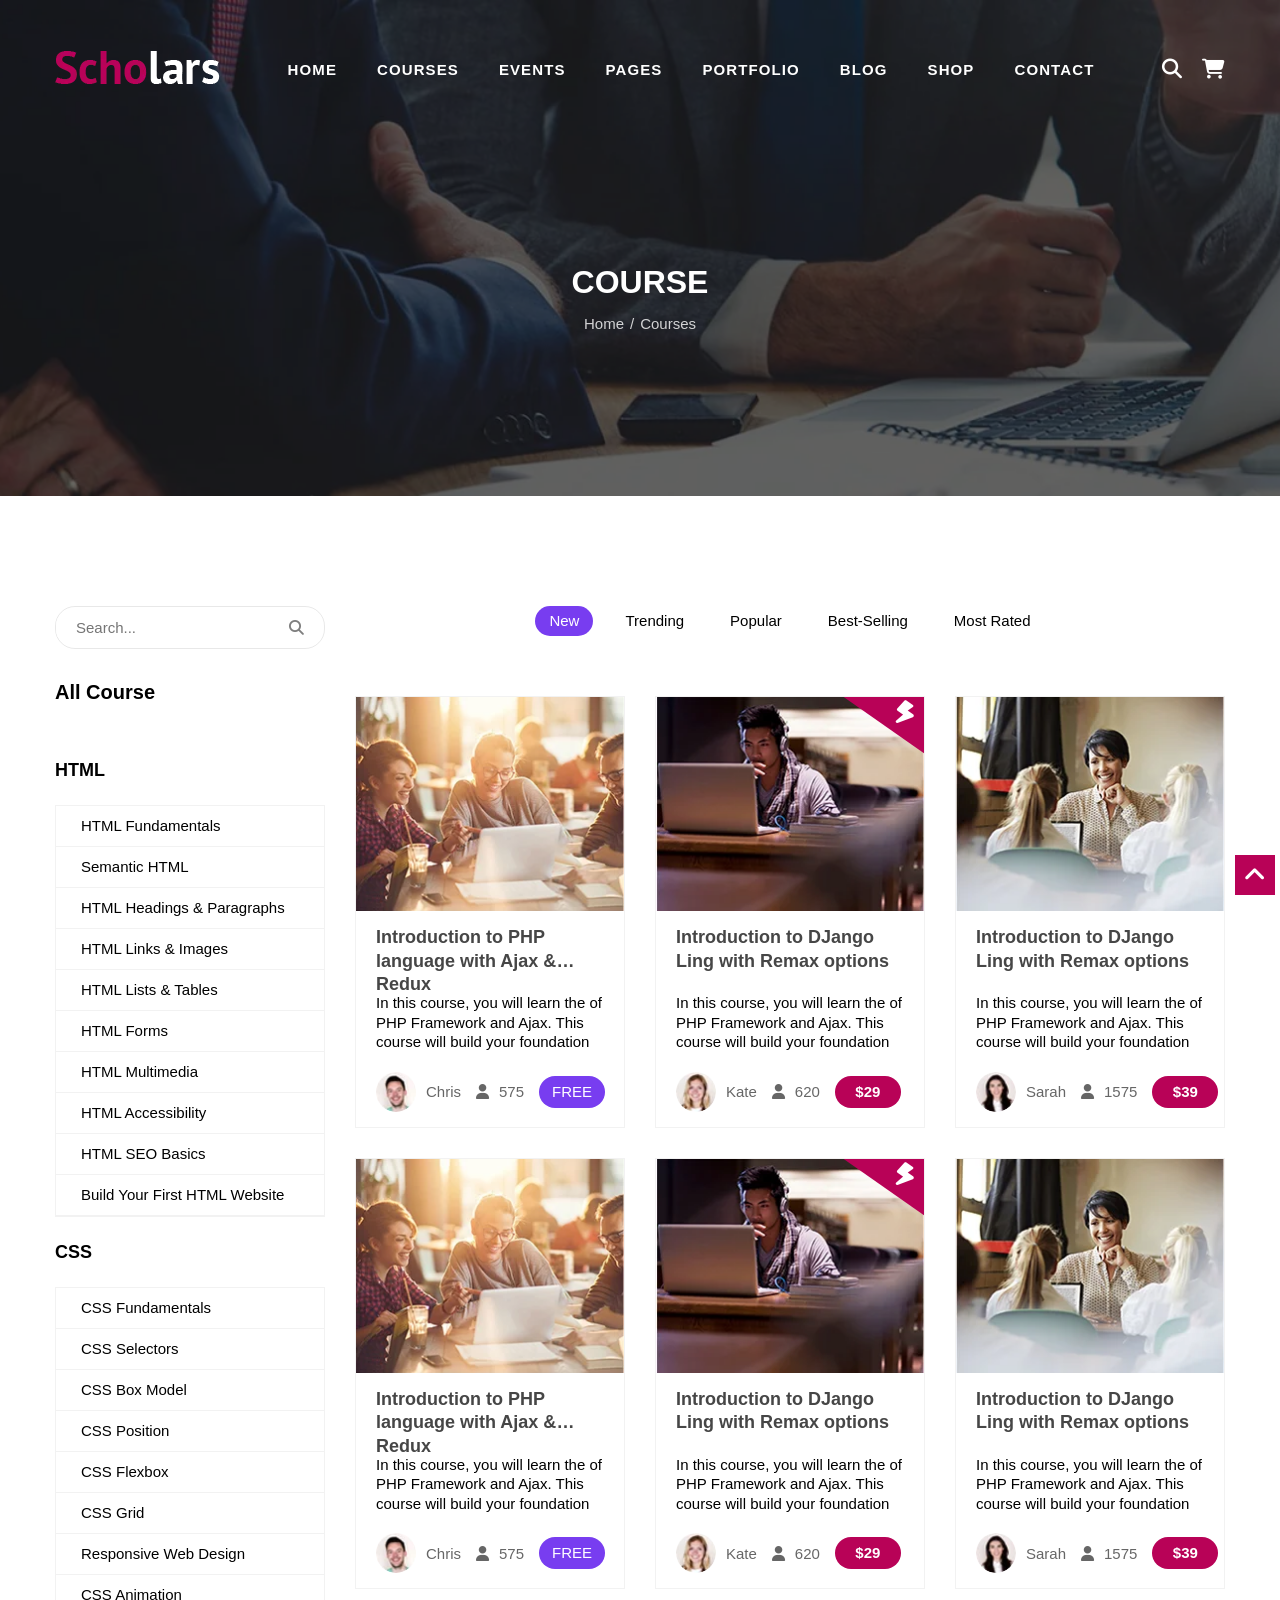
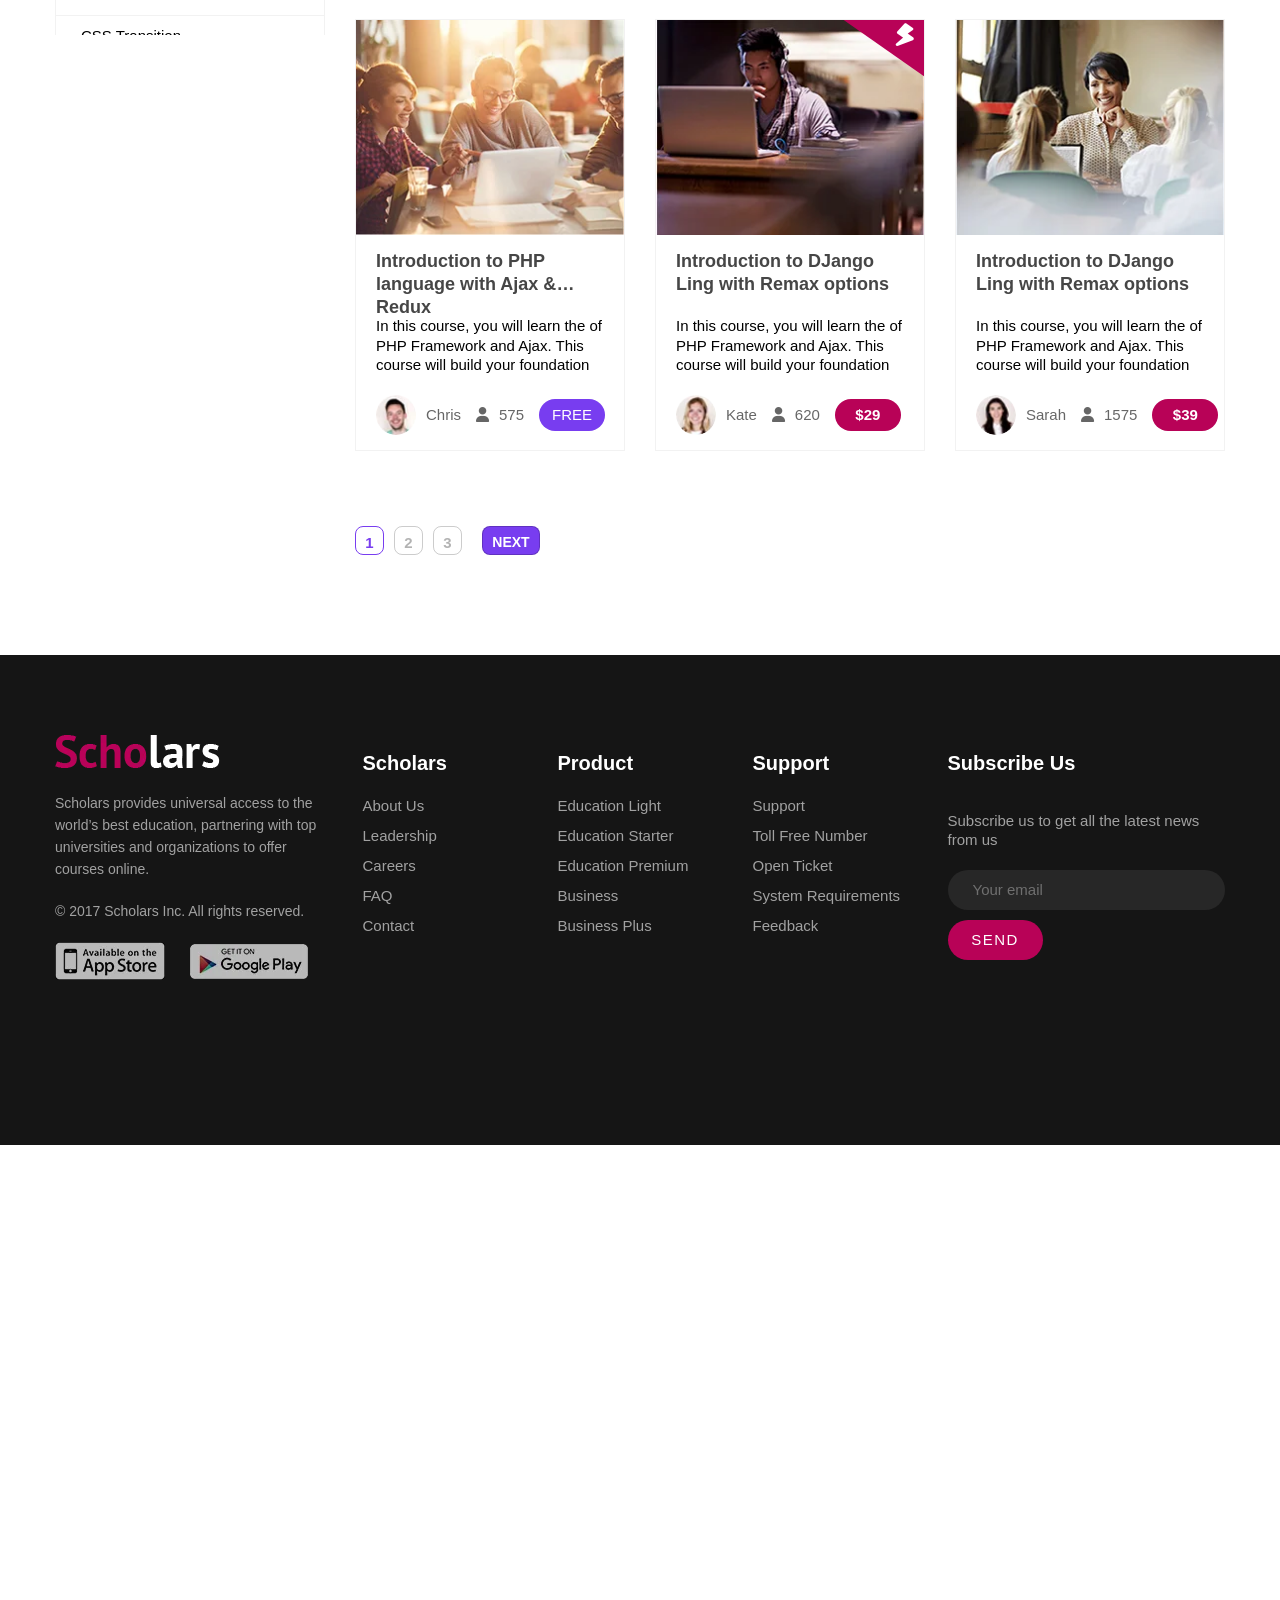
<file: index.html>
<!DOCTYPE html>
<html lang="vi">
<head>
    <meta charset="UTF-8">
    <meta http-equiv="refresh" content="0; url=./outline-course.html">
    <title>Scholars - Education, University & LMS HTML Template</title>
</head>
<body>
</body>
</html>
</file>
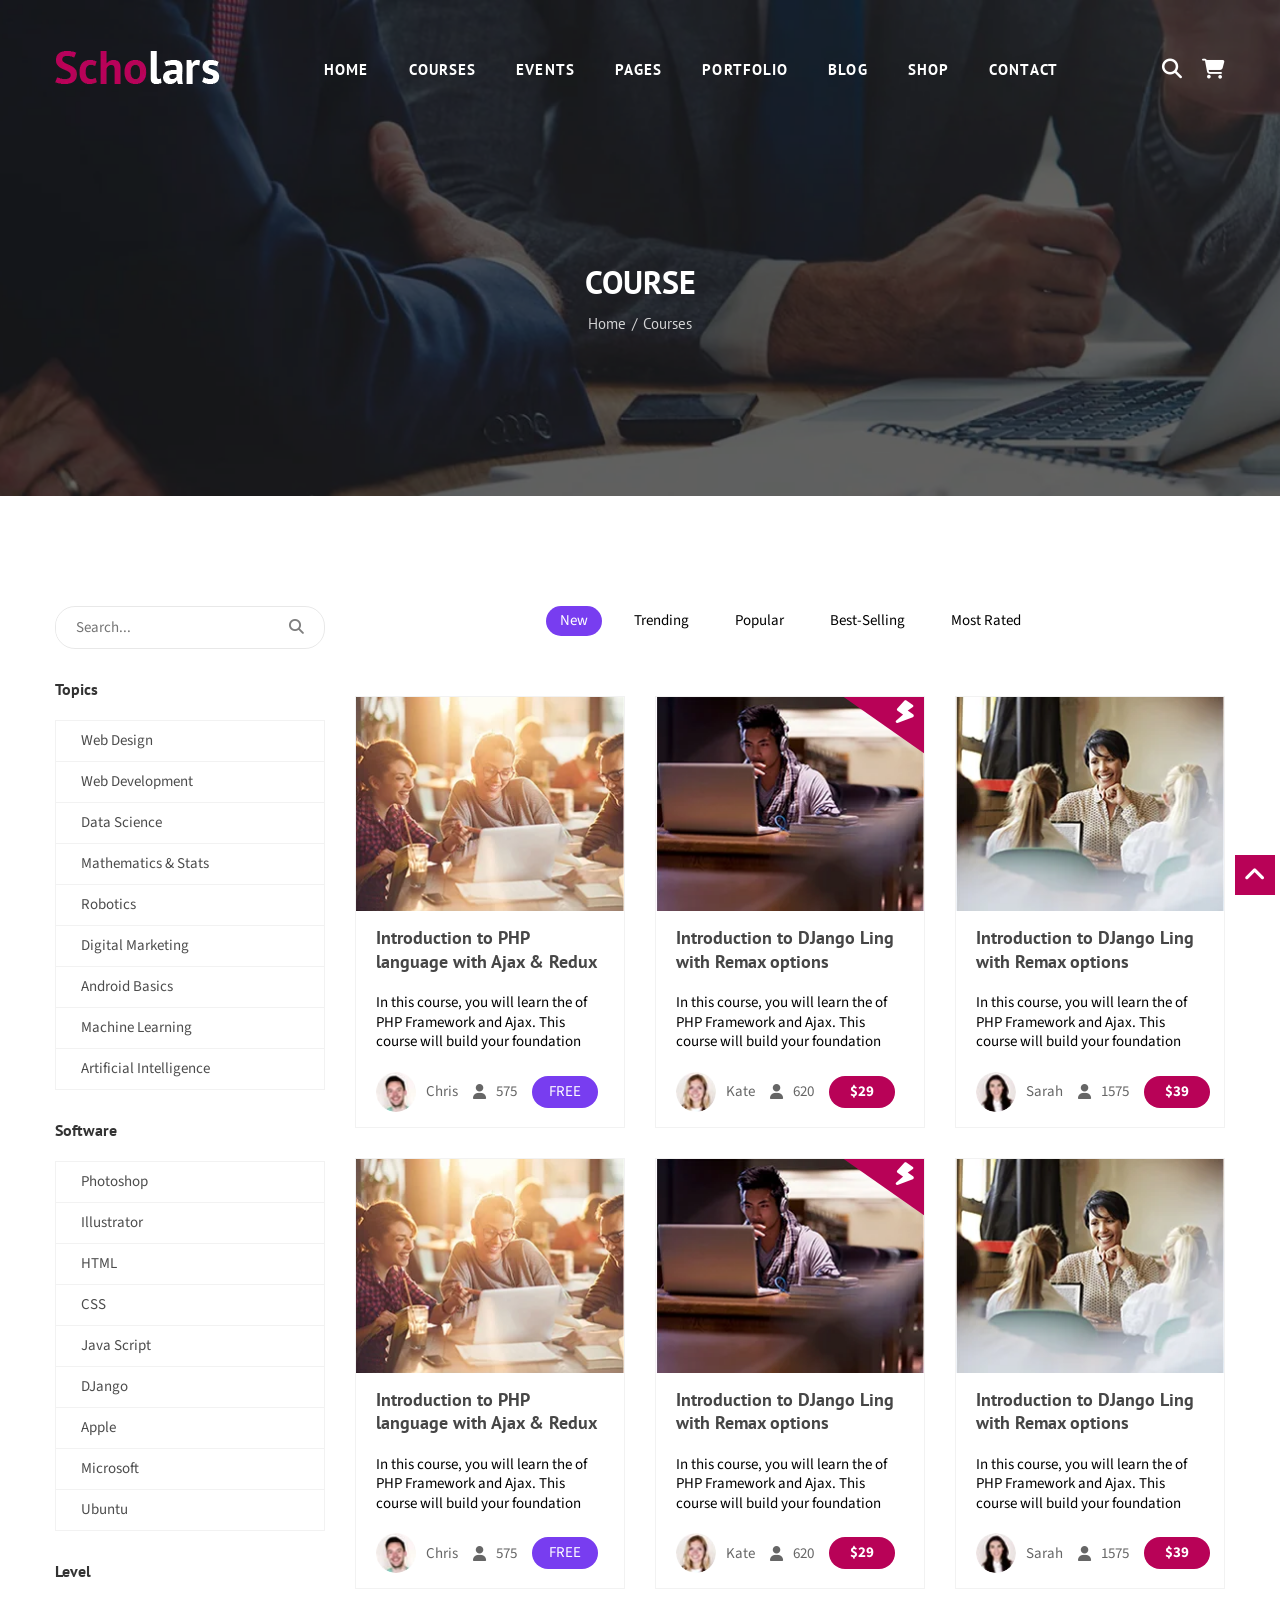
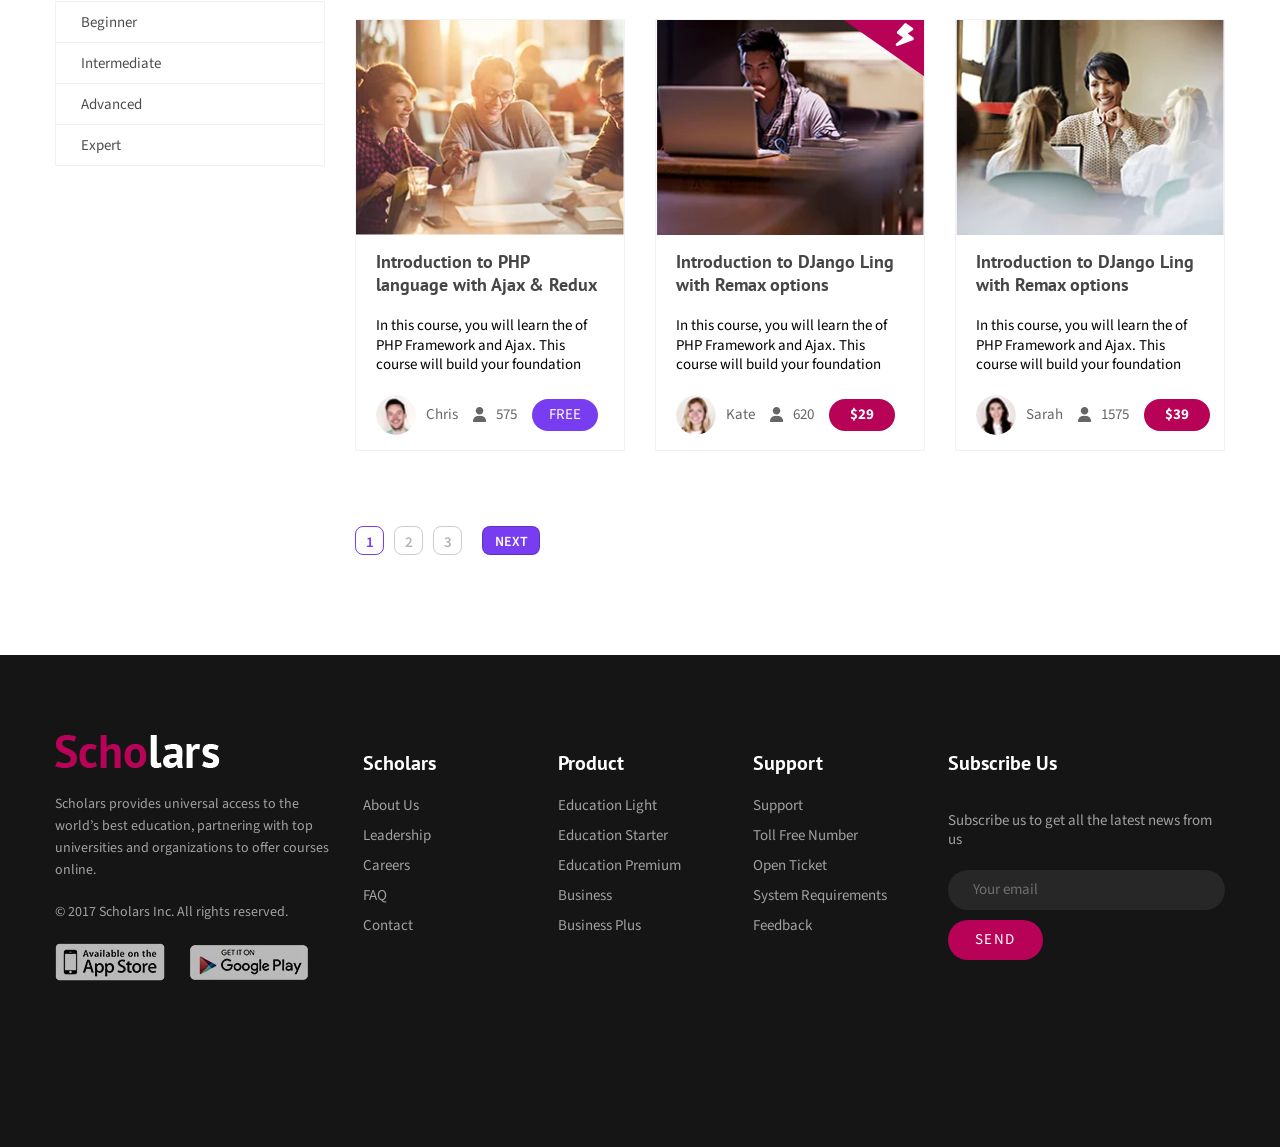
<file: courses.html>
<!doctype html>
<html lang="en">
    <head>
        <meta charset="UTF-8" />
        <meta name="viewport" content="width=device-width, initial-scale=1.0" />

        <!-- Fonts -->
        <link rel="preconnect" href="https://fonts.googleapis.com" />
        <link rel="preconnect" href="https://fonts.gstatic.com" crossorigin />
        <link
            href="https://fonts.googleapis.com/css2?family=PT+Sans:ital,wght@0,400;0,700;1,400;1,700&family=Source+Sans+3:ital,wght@0,200..900;1,200..900&display=swap"
            rel="stylesheet"
        />

        <!-- Icons -->
        <link
            rel="stylesheet"
            href="https://cdnjs.cloudflare.com/ajax/libs/font-awesome/6.7.2/css/all.min.css"
            integrity="sha512-Evv84Mr4kqVGRNSgIGL/F/aIDqQb7xQ2vcrdIwxfjThSH8CSR7PBEakCr51Ck+w+/U6swU2Im1vVX0SVk9ABhg=="
            crossorigin="anonymous"
            referrerpolicy="no-referrer"
        />

        <link rel="stylesheet" href="./css/reset.css" />
        <link rel="stylesheet" href="./css/styles.css" />

        <title>Scholars - Education, University & LMS HTML Template</title>
    </head>
    <body class="courses-page">
        <div class="wrapper">
            <!-- Start Header wrapper -->
            <div class="header-wrapper">
                <div class="inner">
                    <div class="container header-container">
                        <!-- Start Header -->
                        <div class="header">
                            <a href="">
                                <img
                                    src="./img/img-logo.webp"
                                    alt=""
                                    class="logo"
                                />
                            </a>

                            <!-- Start navigation -->
                            <ul class="nav">
                                <li>
                                    <a href="">Home</a>
                                    <ul class="submenu">
                                        <li><a href="">Home version one</a></li>
                                        <li><a href="">Home version Two</a></li>
                                        <li>
                                            <a href="">Home video background</a>
                                        </li>
                                    </ul>
                                </li>
                                <li>
                                    <a href="">COURSES</a>
                                    <ul class="submenu">
                                        <li><a href="">Course 2 Column</a></li>
                                        <li>
                                            <a href="./courses.html"
                                                >Course 3 Column</a
                                            >
                                        </li>
                                        <li><a href="">Course Details</a></li>
                                    </ul>
                                </li>
                                <li>
                                    <a href="">EVENTS</a>
                                    <ul class="submenu">
                                        <li><a href="">Event List</a></li>
                                        <li><a href="">Event Grid</a></li>
                                        <li><a href="">Event Single</a></li>
                                    </ul>
                                </li>
                                <li>
                                    <a href="">Pages</a>
                                    <ul class="submenu">
                                        <li><a href="">Our teachers</a></li>
                                        <li><a href="">teachers profile</a></li>
                                        <li><a href="">About Us</a></li>
                                        <li><a href="">Error page</a></li>
                                        <li><a href="">FAQ Page</a></li>
                                        <li><a href="">Login</a></li>
                                        <li><a href="">sign up</a></li>
                                    </ul>
                                </li>
                                <li>
                                    <a href="">PORTFOLIO</a>
                                    <ul class="submenu">
                                        <li>
                                            <a href="">portfolio 2 column</a>
                                        </li>
                                        <li>
                                            <a href="">portfolio 3 column</a>
                                        </li>
                                        <li>
                                            <a href="">portfolio 4 column</a>
                                        </li>
                                    </ul>
                                </li>
                                <li>
                                    <a href="">BLOG</a>
                                    <ul class="submenu">
                                        <li><a href="">Blog</a></li>
                                        <li><a href="">Blog details</a></li>
                                    </ul>
                                </li>
                                <li>
                                    <a href="">SHOP</a>
                                    <ul class="submenu">
                                        <li>
                                            <a href="./shop.html">Shop Page</a>
                                        </li>
                                        <li><a href="">Shop Details</a></li>
                                    </ul>
                                </li>
                                <li>
                                    <a href="">Contact</a>
                                </li>
                            </ul>
                            <!-- End navigation -->

                            <div class="action-wrapper">
                                <button class="action-btn">
                                    <i class="fa-solid fa-magnifying-glass"></i>
                                </button>
                                <button class="action-btn">
                                    <i class="fa-solid fa-cart-shopping"></i>
                                </button>
                            </div>
                        </div>
                        <!-- End Header -->

                        <div class="header-content">
                            <h1 class="heading">COURSE</h1>
                            <ul class="breadcrumb">
                                <li><a href="">Home</a></li>
                                <li><a href="">Courses</a></li>
                            </ul>
                        </div>
                    </div>
                </div>
            </div>
            <!-- End Header wrapper -->

            <!-- Start main -->
            <div class="main">
                <div class="container">
                    <div class="inner">
                        <!-- Start Sidebar -->
                        <div class="sidebar">
                            <!-- Search form -->
                            <div class="search-form">
                                <input
                                    type="text"
                                    placeholder="Search..."
                                    class="search-input"
                                />
                                <button class="search-btn">
                                    <i
                                        class="fa-solid fa-magnifying-glass sear"
                                    >
                                    </i>
                                </button>
                            </div>

                            <!-- Menu -->
                            <h2 class="menu-title">Topics</h2>
                            <ul class="menu">
                                <li><a href="">Web Design</a></li>
                                <li><a href="">Web Development</a></li>
                                <li><a href="">Data Science</a></li>
                                <li><a href="">Mathematics & Stats</a></li>
                                <li><a href="">Robotics</a></li>
                                <li><a href="">Digital Marketing</a></li>
                                <li><a href="">Android Basics</a></li>
                                <li><a href="">Machine Learning</a></li>
                                <li><a href="">Artificial Intelligence</a></li>
                            </ul>

                            <h2 class="menu-title">Software</h2>
                            <ul class="menu">
                                <li><a href="">Photoshop</a></li>
                                <li><a href="">Illustrator</a></li>
                                <li><a href="">HTML</a></li>
                                <li><a href="">CSS</a></li>
                                <li><a href="">Java Script</a></li>
                                <li><a href="">DJango</a></li>
                                <li><a href="">Apple</a></li>
                                <li><a href="">Microsoft</a></li>
                                <li><a href="">Ubuntu</a></li>
                            </ul>

                            <h2 class="menu-title">Level</h2>
                            <ul class="menu">
                                <li><a href="">Beginner</a></li>
                                <li><a href="">Intermediate</a></li>
                                <li><a href="">Advanced</a></li>
                                <li><a href="">Expert</a></li>
                            </ul>
                        </div>
                        <!-- End Sidebar -->

                        <!-- Start Main Content -->
                        <div class="main-content">
                            <div class="topics">
                                <ul>
                                    <li class="active"><a href="">New</a></li>
                                    <li><a href="">Trending</a></li>
                                    <li><a href="">Popular</a></li>
                                    <li><a href="">Best-Selling</a></li>
                                    <li><a href="">Most Rated</a></li>
                                </ul>
                            </div>
                            <!-- Start Course List -->
                            <div class="courses-list">
                                <!-- Course item 1 -->
                                <div class="courses-item">
                                    <a href="" class="thumb-wrapper">
                                        <img
                                            src="./img/img-courses-1.webp"
                                            alt=""
                                            class="thumb"
                                        />
                                    </a>
                                    <div class="info">
                                        <h3 class="title">
                                            <a href="">
                                                Introduction to PHP language
                                                with Ajax & Redux
                                            </a>
                                        </h3>
                                        <p class="desc">
                                            In this course, you will learn the
                                            of PHP Framework and Ajax. This
                                            course will build your foundation
                                        </p>
                                        <div class="bottom">
                                            <div>
                                                <img
                                                    src="./img/avt-author-1.webp"
                                                    alt=""
                                                    class="avatar"
                                                />
                                                <span>Chris</span>
                                            </div>
                                            <div>
                                                <i class="fa-solid fa-user"></i>
                                                <span>575</span>
                                            </div>
                                            <div class="courses-btn">
                                                <a href="" class="active">
                                                    FREE
                                                </a>
                                            </div>
                                        </div>
                                    </div>
                                </div>
                                <!-- End Course item 1 -->

                                <!-- Course item 2 -->
                                <div class="courses-item">
                                    <a href="" class="thumb-wrapper">
                                        <img
                                            src="./img/img-courses-2.webp"
                                            alt=""
                                            class="thumb"
                                        />
                                    </a>
                                    <div class="info">
                                        <h3 class="title">
                                            <a href="">
                                                Introduction to DJango Ling with
                                                Remax options
                                            </a>
                                        </h3>
                                        <p class="desc">
                                            In this course, you will learn the
                                            of PHP Framework and Ajax. This
                                            course will build your foundation
                                        </p>
                                        <div class="bottom">
                                            <div>
                                                <img
                                                    src="./img/avt-author-2.webp"
                                                    alt=""
                                                    class="avatar"
                                                />
                                                <span>Kate</span>
                                            </div>
                                            <div>
                                                <i class="fa-solid fa-user"></i>
                                                <span>620</span>
                                            </div>
                                            <div class="courses-btn">
                                                <a href="" class=""> $29 </a>
                                            </div>
                                        </div>
                                    </div>
                                </div>
                                <!-- End Course item 2 -->

                                <!-- Course item 3 -->
                                <div class="courses-item">
                                    <a href="" class="thumb-wrapper">
                                        <img
                                            src="./img/img-courses-3.webp"
                                            alt=""
                                            class="thumb"
                                        />
                                    </a>
                                    <div class="info">
                                        <h3 class="title">
                                            <a href="">
                                                Introduction to DJango Ling with
                                                Remax options
                                            </a>
                                        </h3>
                                        <p class="desc">
                                            In this course, you will learn the
                                            of PHP Framework and Ajax. This
                                            course will build your foundation
                                        </p>
                                        <div class="bottom">
                                            <div>
                                                <img
                                                    src="./img/avt-author-3.webp"
                                                    alt=""
                                                    class="avatar"
                                                />
                                                <span>Sarah</span>
                                            </div>
                                            <div>
                                                <i class="fa-solid fa-user"></i>
                                                <span>1575</span>
                                            </div>
                                            <div class="courses-btn">
                                                <a href="" class=""> $39 </a>
                                            </div>
                                        </div>
                                    </div>
                                </div>
                                <!-- End Course item 3 -->

                                <!-- Course item 4 -->
                                <div class="courses-item">
                                    <a href="" class="thumb-wrapper">
                                        <img
                                            src="./img/img-courses-1.webp"
                                            alt=""
                                            class="thumb"
                                        />
                                    </a>
                                    <div class="info">
                                        <h3 class="title">
                                            <a href="">
                                                Introduction to PHP language
                                                with Ajax & Redux
                                            </a>
                                        </h3>
                                        <p class="desc">
                                            In this course, you will learn the
                                            of PHP Framework and Ajax. This
                                            course will build your foundation
                                        </p>
                                        <div class="bottom">
                                            <div>
                                                <img
                                                    src="./img/avt-author-1.webp"
                                                    alt=""
                                                    class="avatar"
                                                />
                                                <span>Chris</span>
                                            </div>
                                            <div>
                                                <i class="fa-solid fa-user"></i>
                                                <span>575</span>
                                            </div>
                                            <div class="courses-btn">
                                                <a href="" class="active">
                                                    FREE
                                                </a>
                                            </div>
                                        </div>
                                    </div>
                                </div>
                                <!-- End Course item 4 -->

                                <!-- Course item 5 -->
                                <div class="courses-item">
                                    <a href="" class="thumb-wrapper">
                                        <img
                                            src="./img/img-courses-2.webp"
                                            alt=""
                                            class="thumb"
                                        />
                                    </a>
                                    <div class="info">
                                        <h3 class="title">
                                            <a href="">
                                                Introduction to DJango Ling with
                                                Remax options
                                            </a>
                                        </h3>
                                        <p class="desc">
                                            In this course, you will learn the
                                            of PHP Framework and Ajax. This
                                            course will build your foundation
                                        </p>
                                        <div class="bottom">
                                            <div>
                                                <img
                                                    src="./img/avt-author-2.webp"
                                                    alt=""
                                                    class="avatar"
                                                />
                                                <span>Kate</span>
                                            </div>
                                            <div>
                                                <i class="fa-solid fa-user"></i>
                                                <span>620</span>
                                            </div>
                                            <div class="courses-btn">
                                                <a href="" class=""> $29 </a>
                                            </div>
                                        </div>
                                    </div>
                                </div>
                                <!-- End Course item 5 -->

                                <!-- Course item 6 -->
                                <div class="courses-item">
                                    <a href="" class="thumb-wrapper">
                                        <img
                                            src="./img/img-courses-3.webp"
                                            alt=""
                                            class="thumb"
                                        />
                                    </a>
                                    <div class="info">
                                        <h3 class="title">
                                            <a href="">
                                                Introduction to DJango Ling with
                                                Remax options
                                            </a>
                                        </h3>
                                        <p class="desc">
                                            In this course, you will learn the
                                            of PHP Framework and Ajax. This
                                            course will build your foundation
                                        </p>
                                        <div class="bottom">
                                            <div>
                                                <img
                                                    src="./img/avt-author-3.webp"
                                                    alt=""
                                                    class="avatar"
                                                />
                                                <span>Sarah</span>
                                            </div>
                                            <div>
                                                <i class="fa-solid fa-user"></i>
                                                <span>1575</span>
                                            </div>
                                            <div class="courses-btn">
                                                <a href="" class=""> $39 </a>
                                            </div>
                                        </div>
                                    </div>
                                </div>
                                <!-- End Course item 6 -->

                                <!-- Course item 7 -->
                                <div class="courses-item">
                                    <a href="" class="thumb-wrapper">
                                        <img
                                            src="./img/img-courses-1.webp"
                                            alt=""
                                            class="thumb"
                                        />
                                    </a>
                                    <div class="info">
                                        <h3 class="title">
                                            <a href="">
                                                Introduction to PHP language
                                                with Ajax & Redux
                                            </a>
                                        </h3>
                                        <p class="desc">
                                            In this course, you will learn the
                                            of PHP Framework and Ajax. This
                                            course will build your foundation
                                        </p>
                                        <div class="bottom">
                                            <div>
                                                <img
                                                    src="./img/avt-author-1.webp"
                                                    alt=""
                                                    class="avatar"
                                                />
                                                <span>Chris</span>
                                            </div>
                                            <div>
                                                <i class="fa-solid fa-user"></i>
                                                <span>575</span>
                                            </div>
                                            <div class="courses-btn">
                                                <a href="" class="active">
                                                    FREE
                                                </a>
                                            </div>
                                        </div>
                                    </div>
                                </div>
                                <!-- End Course item 7 -->

                                <!-- Course item 8 -->
                                <div class="courses-item">
                                    <a href="" class="thumb-wrapper">
                                        <img
                                            src="./img/img-courses-2.webp"
                                            alt=""
                                            class="thumb"
                                        />
                                    </a>
                                    <div class="info">
                                        <h3 class="title">
                                            <a href="">
                                                Introduction to DJango Ling with
                                                Remax options
                                            </a>
                                        </h3>
                                        <p class="desc">
                                            In this course, you will learn the
                                            of PHP Framework and Ajax. This
                                            course will build your foundation
                                        </p>
                                        <div class="bottom">
                                            <div>
                                                <img
                                                    src="./img/avt-author-2.webp"
                                                    alt=""
                                                    class="avatar"
                                                />
                                                <span>Kate</span>
                                            </div>
                                            <div>
                                                <i class="fa-solid fa-user"></i>
                                                <span>620</span>
                                            </div>
                                            <div class="courses-btn">
                                                <a href="" class=""> $29 </a>
                                            </div>
                                        </div>
                                    </div>
                                </div>
                                <!-- End Course item 8 -->

                                <!-- Course item 9 -->
                                <div class="courses-item">
                                    <a href="" class="thumb-wrapper">
                                        <img
                                            src="./img/img-courses-3.webp"
                                            alt=""
                                            class="thumb"
                                        />
                                    </a>
                                    <div class="info">
                                        <h3 class="title">
                                            <a href="">
                                                Introduction to DJango Ling with
                                                Remax options
                                            </a>
                                        </h3>
                                        <p class="desc">
                                            In this course, you will learn the
                                            of PHP Framework and Ajax. This
                                            course will build your foundation
                                        </p>
                                        <div class="bottom">
                                            <div>
                                                <img
                                                    src="./img/avt-author-3.webp"
                                                    alt=""
                                                    class="avatar"
                                                />
                                                <span>Sarah</span>
                                            </div>
                                            <div>
                                                <i class="fa-solid fa-user"></i>
                                                <span>1575</span>
                                            </div>
                                            <div class="courses-btn">
                                                <a href="" class=""> $39 </a>
                                            </div>
                                        </div>
                                    </div>
                                </div>
                                <!-- End Course item 9 -->
                            </div>
                            <!-- End Course List -->

                            <!-- Start Pagination -->
                            <div class="courses-pagination">
                                <ul class="pagination">
                                    <li><a href="" class="active">1</a></li>
                                    <li><a href="">2</a></li>
                                    <li><a href="">3</a></li>
                                    <li><a href="">Next</a></li>
                                </ul>
                            </div>
                            <!-- End Pagination -->
                        </div>
                        <!-- End Main Content -->
                    </div>
                </div>
            </div>
            <!-- End main -->

            <!-- Start footer -->
            <div class="footer-wrapper">
                <div class="container">
                    <div class="inner">
                        <!-- Start footer logo -->
                        <div class="footer-logo">
                            <a href="">
                                <img
                                    src="./img/img-logo.webp"
                                    alt=""
                                    class="logo"
                                />
                            </a>
                            <p>
                                Scholars provides universal access to the
                                world’s best education, partnering with top
                                universities and organizations to offer courses
                                online.
                            </p>
                            <p>© 2017 Scholars Inc. All rights reserved.</p>
                            <ul>
                                <li>
                                    <a href="">
                                        <img src="./img/img-IOS.webp" alt="" />
                                    </a>
                                </li>
                                <li>
                                    <a href="">
                                        <img
                                            src="./img/img-Android.webp"
                                            alt=""
                                        />
                                    </a>
                                </li>
                            </ul>
                        </div>
                        <!-- Start footer logo -->

                        <!-- Start footer list -->
                        <div class="footer-list">
                            <div class="list-item">
                                <h4 class="list-title">Scholars</h4>
                                <ul class="list">
                                    <li><a href="">About Us</a></li>
                                    <li><a href="">Leadership</a></li>
                                    <li><a href="">Careers</a></li>
                                    <li><a href="">FAQ</a></li>
                                    <li><a href="">Contact</a></li>
                                </ul>
                            </div>

                            <div class="list-item">
                                <h4 class="list-title">Product</h4>
                                <ul class="list">
                                    <li><a href="">Education Light</a></li>
                                    <li><a href="">Education Starter</a></li>
                                    <li><a href="">Education Premium</a></li>
                                    <li><a href="">Business</a></li>
                                    <li><a href="">Business Plus</a></li>
                                </ul>
                            </div>

                            <div class="list-item">
                                <h4 class="list-title">Support</h4>
                                <ul class="list">
                                    <li><a href="">Support</a></li>
                                    <li><a href="">Toll Free Number</a></li>
                                    <li><a href="">Open Ticket</a></li>
                                    <li><a href="">System Requirements</a></li>
                                    <li><a href="">Feedback</a></li>
                                </ul>
                            </div>
                        </div>

                        <!-- Start footer subscribe -->
                        <div class="footer-subs">
                            <h4 class="subs-title">Subscribe Us</h4>
                            <p>
                                Subscribe us to get all the latest news from us
                            </p>
                            <form action="" class="form-group">
                                <div class="email-input">
                                    <input
                                    type="text"
                                    placeholder=""
                                    class=""
                                />
                                <label for="">Your email</label>
                                </div>
                                <button class="send-btn">
                                    <span>SEND</span>
                                </button>
                            </form>
                        </div>
                        <!-- End footer list -->
                    </div>
                </div>
            </div>
            <!-- End footer -->

            <!-- Go top icon -->
             <div class="go-top">
                <i class="fa-solid fa-angle-up"></i>
             </div>
        </div>
    </body>
</html>
</file>
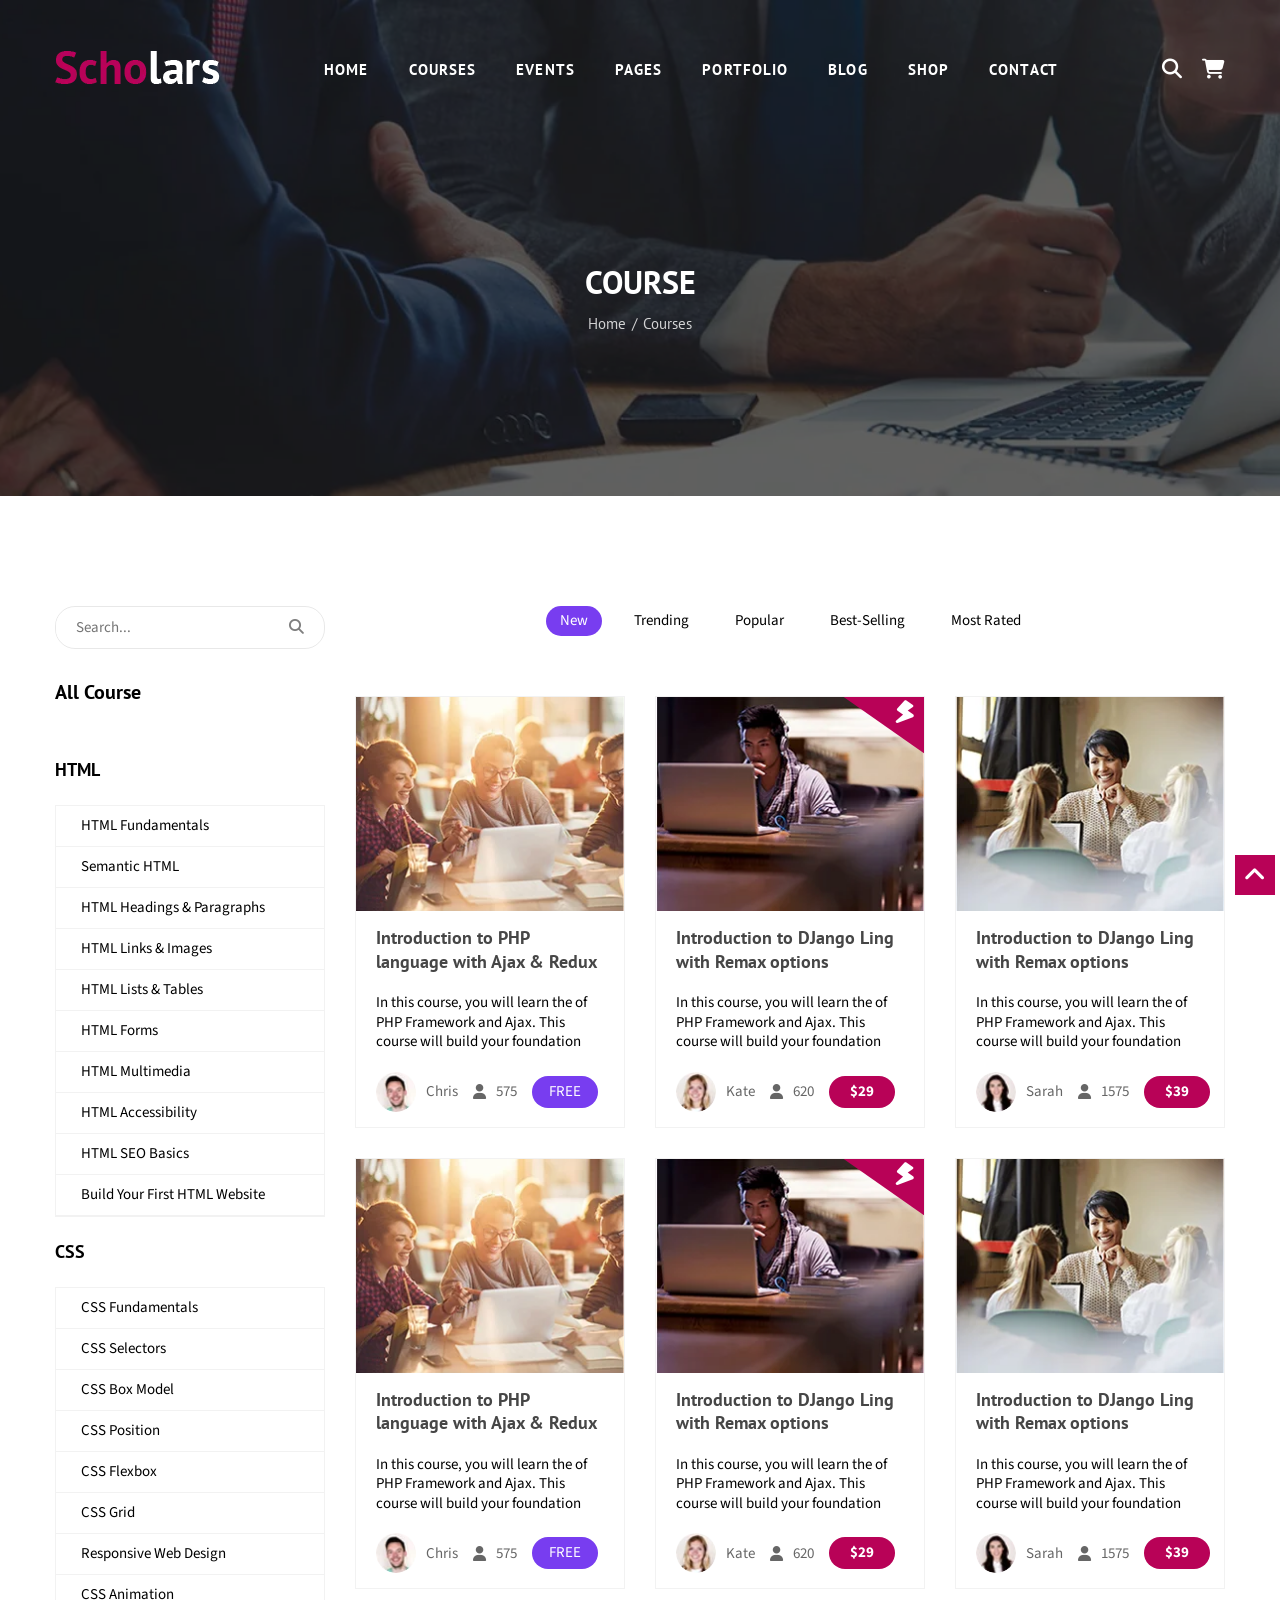
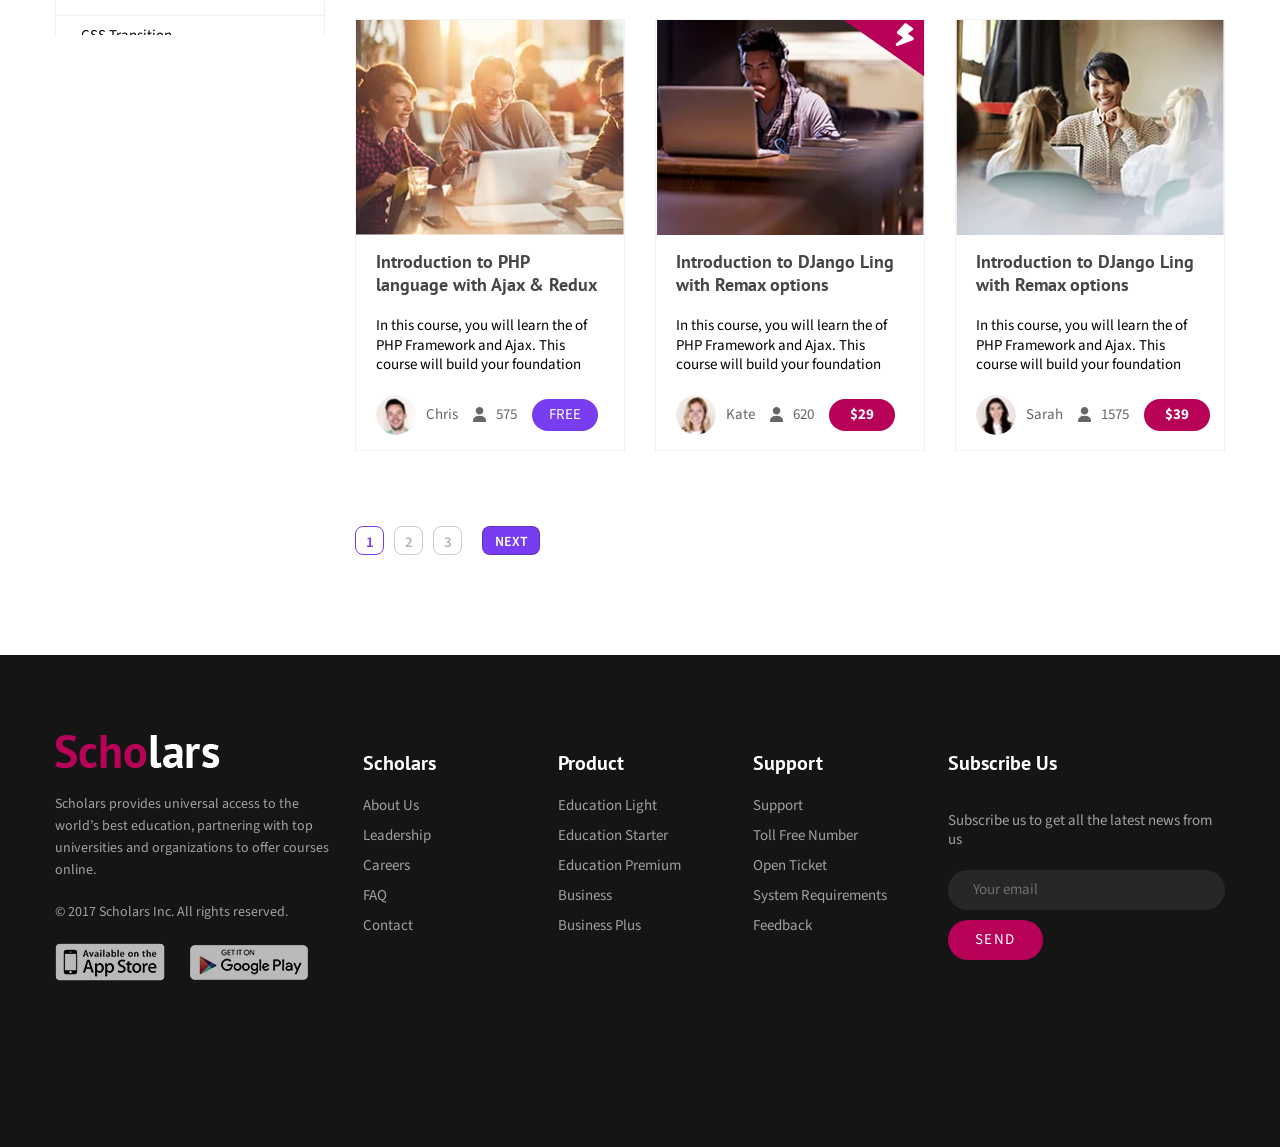
<file: outline-course.html>
<!doctype html>
<html lang="en">
    <head>
        <meta charset="UTF-8" />
        <meta name="viewport" content="width=device-width, initial-scale=1.0" />

        <!-- Fonts -->
        <link rel="preconnect" href="https://fonts.googleapis.com" />
        <link rel="preconnect" href="https://fonts.gstatic.com" crossorigin />
        <link
            href="https://fonts.googleapis.com/css2?family=PT+Sans:ital,wght@0,400;0,700;1,400;1,700&family=Source+Sans+3:ital,wght@0,200..900;1,200..900&display=swap"
            rel="stylesheet"
        />

        <!-- Icons -->
        <link
            rel="stylesheet"
            href="https://cdnjs.cloudflare.com/ajax/libs/font-awesome/6.7.2/css/all.min.css"
            integrity="sha512-Evv84Mr4kqVGRNSgIGL/F/aIDqQb7xQ2vcrdIwxfjThSH8CSR7PBEakCr51Ck+w+/U6swU2Im1vVX0SVk9ABhg=="
            crossorigin="anonymous"
            referrerpolicy="no-referrer"
        />

        <link rel="stylesheet" href="./css/reset.css" />
        <link rel="stylesheet" href="./css/styles.css" />

        <title>Scholars - Education, University & LMS HTML Template</title>
    </head>
    <body class="courses-page">
        <div class="wrapper">
            <!-- Start Header wrapper -->
            <div class="header-wrapper">
                <div class="inner">
                    <div class="container header-container">
                        <!-- Start Header -->
                        <div class="header">
                            <a href="">
                                <img
                                    src="./img/img-logo.webp"
                                    alt=""
                                    class="logo"
                                />
                            </a>

                            <!-- Start navigation -->
                            <ul class="nav">
                                <li>
                                    <a href="">Home</a>
                                    <ul class="submenu">
                                        <li><a href="">Home version one</a></li>
                                        <li><a href="">Home version Two</a></li>
                                        <li>
                                            <a href="">Home video background</a>
                                        </li>
                                    </ul>
                                </li>
                                <li>
                                    <a href="">COURSES</a>
                                    <ul class="submenu">
                                        <li><a href="">Course 2 Column</a></li>
                                        <li>
                                            <a href="./courses.html"
                                                >Course 3 Column</a
                                            >
                                        </li>
                                        <li><a href="">Course Details</a></li>
                                    </ul>
                                </li>
                                <li>
                                    <a href="">EVENTS</a>
                                    <ul class="submenu">
                                        <li><a href="">Event List</a></li>
                                        <li><a href="">Event Grid</a></li>
                                        <li><a href="">Event Single</a></li>
                                    </ul>
                                </li>
                                <li>
                                    <a href="">Pages</a>
                                    <ul class="submenu">
                                        <li><a href="">Our teachers</a></li>
                                        <li><a href="">teachers profile</a></li>
                                        <li><a href="">About Us</a></li>
                                        <li><a href="">Error page</a></li>
                                        <li><a href="">FAQ Page</a></li>
                                        <li><a href="">Login</a></li>
                                        <li><a href="">sign up</a></li>
                                    </ul>
                                </li>
                                <li>
                                    <a href="">PORTFOLIO</a>
                                    <ul class="submenu">
                                        <li>
                                            <a href="">portfolio 2 column</a>
                                        </li>
                                        <li>
                                            <a href="">portfolio 3 column</a>
                                        </li>
                                        <li>
                                            <a href="">portfolio 4 column</a>
                                        </li>
                                    </ul>
                                </li>
                                <li>
                                    <a href="">BLOG</a>
                                    <ul class="submenu">
                                        <li><a href="">Blog</a></li>
                                        <li><a href="">Blog details</a></li>
                                    </ul>
                                </li>
                                <li>
                                    <a href="">SHOP</a>
                                    <ul class="submenu">
                                        <li>
                                            <a href="./shop.html">Shop Page</a>
                                        </li>
                                        <li><a href="">Shop Details</a></li>
                                    </ul>
                                </li>
                                <li>
                                    <a href="">Contact</a>
                                </li>
                            </ul>
                            <!-- End navigation -->

                            <div class="action-wrapper">
                                <button class="action-btn">
                                    <i class="fa-solid fa-magnifying-glass"></i>
                                </button>
                                <button class="action-btn">
                                    <i class="fa-solid fa-cart-shopping"></i>
                                </button>
                            </div>
                        </div>
                        <!-- End Header -->

                        <div class="header-content">
                            <h1 class="heading">COURSE</h1>
                            <ul class="breadcrumb">
                                <li><a href="">Home</a></li>
                                <li><a href="">Courses</a></li>
                            </ul>
                        </div>
                    </div>
                </div>
            </div>
            <!-- End Header wrapper -->

            <!-- Start main -->
            <div class="main">
                <div class="container">
                    <div class="inner">
                        <!-- Start Sidebar -->
                        <div class="sidebar">
                            <!-- Search form -->
                            <div class="search-form">
                                <input
                                    type="text"
                                    placeholder="Search..."
                                    class="search-input"
                                />
                                <button class="search-btn">
                                    <i
                                        class="fa-solid fa-magnifying-glass sear"
                                    >
                                    </i>
                                </button>
                            </div>

                            <!-- Menu -->
                            <h1 class="all-course-title">All Course</h1>
                            <div class="all-course">
                                <div>
                                    <h2 class="menu-course-title">HTML</h2>
                                    <ul class="menu-course-list">
                                        <li>
                                            <a href="#">HTML Fundamentals</a>
                                        </li>
                                        <li><a href="#">Semantic HTML</a></li>
                                        <li>
                                            <a href="#"
                                                >HTML Headings & Paragraphs</a
                                            >
                                        </li>
                                        <li>
                                            <a href="#">HTML Links & Images</a>
                                        </li>
                                        <li>
                                            <a href="#">HTML Lists & Tables</a>
                                        </li>
                                        <li><a href="#">HTML Forms</a></li>
                                        <li><a href="#">HTML Multimedia</a></li>
                                        <li>
                                            <a href="#">HTML Accessibility</a>
                                        </li>
                                        <li><a href="#">HTML SEO Basics</a></li>
                                        <li>
                                            <a href="#"
                                                >Build Your First HTML
                                                Website</a
                                            >
                                        </li>
                                    </ul>
                                </div>

                                <div>
                                    <h2 class="menu-course-title">CSS</h2>
                                    <ul class="menu-course-list">
                                        <li>
                                            <a href="#">CSS Fundamentals</a>
                                        </li>
                                        <li><a href="#">CSS Selectors</a></li>
                                        <li><a href="#">CSS Box Model</a></li>
                                        <li><a href="#">CSS Position</a></li>
                                        <li><a href="#">CSS Flexbox</a></li>
                                        <li><a href="#">CSS Grid</a></li>
                                        <li>
                                            <a href="#"
                                                >Responsive Web Design</a
                                            >
                                        </li>
                                        <li><a href="#">CSS Animation</a></li>
                                        <li><a href="#">CSS Transition</a></li>
                                        <li>
                                            <a href="#">Modern CSS Projects</a>
                                        </li>
                                    </ul>
                                </div>

                                <div>
                                    <h2 class="menu-course-title">
                                        JavaScript
                                    </h2>
                                    <ul class="menu-course-list">
                                        <li>
                                            <a href="#"
                                                >JavaScript Fundamentals</a
                                            >
                                        </li>
                                        <li>
                                            <a href="#"
                                                >Variables & Data Types</a
                                            >
                                        </li>
                                        <li>
                                            <a href="#">JavaScript Functions</a>
                                        </li>
                                        <li>
                                            <a href="#">JavaScript Arrays</a>
                                        </li>
                                        <li>
                                            <a href="#">JavaScript Objects</a>
                                        </li>
                                        <li>
                                            <a href="#">DOM Manipulation</a>
                                        </li>
                                        <li>
                                            <a href="#">JavaScript Events</a>
                                        </li>
                                        <li><a href="#">JavaScript ES6+</a></li>
                                        <li>
                                            <a href="#">Async JavaScript</a>
                                        </li>
                                        <li>
                                            <a href="#">JavaScript Projects</a>
                                        </li>
                                    </ul>
                                </div>

                                <div>
                                    <h2 class="menu-course-title">React</h2>
                                    <ul class="menu-course-list">
                                        <li>
                                            <a href="#">React Fundamentals</a>
                                        </li>
                                        <li>
                                            <a href="#">React Components</a>
                                        </li>
                                        <li>
                                            <a href="#">JSX Fundamentals</a>
                                        </li>
                                        <li><a href="#">React Props</a></li>
                                        <li><a href="#">React State</a></li>
                                        <li><a href="#">React Hooks</a></li>
                                        <li><a href="#">React Router</a></li>
                                        <li><a href="#">Forms in React</a></li>
                                        <li>
                                            <a href="#">Fetch API with React</a>
                                        </li>
                                        <li><a href="#">React Projects</a></li>
                                    </ul>
                                </div>

                                <div>
                                    <h2 class="menu-course-title">
                                        Git & GitHub
                                    </h2>
                                    <ul class="menu-course-list">
                                        <li>
                                            <a href="#">Git Fundamentals</a>
                                        </li>
                                        <li>
                                            <a href="#"
                                                >Git Init & Repository</a
                                            >
                                        </li>
                                        <li>
                                            <a href="#">Git Add & Commit</a>
                                        </li>
                                        <li><a href="#">Git Branch</a></li>
                                        <li><a href="#">Git Merge</a></li>
                                        <li>
                                            <a href="#">GitHub Fundamentals</a>
                                        </li>
                                        <li><a href="#">Git Push & Pull</a></li>
                                        <li>
                                            <a href="#">GitHub Pull Request</a>
                                        </li>
                                        <li><a href="#">GitHub Pages</a></li>
                                        <li>
                                            <a href="#">Git & GitHub Project</a>
                                        </li>
                                    </ul>
                                </div>
                            </div>
                        </div>
                        <!-- End Sidebar -->

                        <!-- Start Main Content -->
                        <div class="main-content">
                            <div class="topics">
                                <ul>
                                    <li class="active"><a href="">New</a></li>
                                    <li><a href="">Trending</a></li>
                                    <li><a href="">Popular</a></li>
                                    <li><a href="">Best-Selling</a></li>
                                    <li><a href="">Most Rated</a></li>
                                </ul>
                            </div>
                            <!-- Start Course List -->
                            <div class="courses-list">
                                <!-- Course item 1 -->
                                <div class="courses-item">
                                    <a href="" class="thumb-wrapper">
                                        <img
                                            src="./img/img-courses-1.webp"
                                            alt=""
                                            class="thumb"
                                        />
                                    </a>
                                    <div class="info">
                                        <h3 class="title">
                                            <a href="">
                                                Introduction to PHP language
                                                with Ajax & Redux
                                            </a>
                                        </h3>
                                        <p class="desc">
                                            In this course, you will learn the
                                            of PHP Framework and Ajax. This
                                            course will build your foundation
                                        </p>
                                        <div class="bottom">
                                            <div>
                                                <img
                                                    src="./img/avt-author-1.webp"
                                                    alt=""
                                                    class="avatar"
                                                />
                                                <span>Chris</span>
                                            </div>
                                            <div>
                                                <i class="fa-solid fa-user"></i>
                                                <span>575</span>
                                            </div>
                                            <div class="courses-btn">
                                                <a href="" class="active">
                                                    FREE
                                                </a>
                                            </div>
                                        </div>
                                    </div>
                                </div>
                                <!-- End Course item 1 -->

                                <!-- Course item 2 -->
                                <div class="courses-item">
                                    <a href="" class="thumb-wrapper">
                                        <img
                                            src="./img/img-courses-2.webp"
                                            alt=""
                                            class="thumb"
                                        />
                                    </a>
                                    <div class="info">
                                        <h3 class="title">
                                            <a href="">
                                                Introduction to DJango Ling with
                                                Remax options
                                            </a>
                                        </h3>
                                        <p class="desc">
                                            In this course, you will learn the
                                            of PHP Framework and Ajax. This
                                            course will build your foundation
                                        </p>
                                        <div class="bottom">
                                            <div>
                                                <img
                                                    src="./img/avt-author-2.webp"
                                                    alt=""
                                                    class="avatar"
                                                />
                                                <span>Kate</span>
                                            </div>
                                            <div>
                                                <i class="fa-solid fa-user"></i>
                                                <span>620</span>
                                            </div>
                                            <div class="courses-btn">
                                                <a href="" class=""> $29 </a>
                                            </div>
                                        </div>
                                    </div>
                                </div>
                                <!-- End Course item 2 -->

                                <!-- Course item 3 -->
                                <div class="courses-item">
                                    <a href="" class="thumb-wrapper">
                                        <img
                                            src="./img/img-courses-3.webp"
                                            alt=""
                                            class="thumb"
                                        />
                                    </a>
                                    <div class="info">
                                        <h3 class="title">
                                            <a href="">
                                                Introduction to DJango Ling with
                                                Remax options
                                            </a>
                                        </h3>
                                        <p class="desc">
                                            In this course, you will learn the
                                            of PHP Framework and Ajax. This
                                            course will build your foundation
                                        </p>
                                        <div class="bottom">
                                            <div>
                                                <img
                                                    src="./img/avt-author-3.webp"
                                                    alt=""
                                                    class="avatar"
                                                />
                                                <span>Sarah</span>
                                            </div>
                                            <div>
                                                <i class="fa-solid fa-user"></i>
                                                <span>1575</span>
                                            </div>
                                            <div class="courses-btn">
                                                <a href="" class=""> $39 </a>
                                            </div>
                                        </div>
                                    </div>
                                </div>
                                <!-- End Course item 3 -->

                                <!-- Course item 4 -->
                                <div class="courses-item">
                                    <a href="" class="thumb-wrapper">
                                        <img
                                            src="./img/img-courses-1.webp"
                                            alt=""
                                            class="thumb"
                                        />
                                    </a>
                                    <div class="info">
                                        <h3 class="title">
                                            <a href="">
                                                Introduction to PHP language
                                                with Ajax & Redux
                                            </a>
                                        </h3>
                                        <p class="desc">
                                            In this course, you will learn the
                                            of PHP Framework and Ajax. This
                                            course will build your foundation
                                        </p>
                                        <div class="bottom">
                                            <div>
                                                <img
                                                    src="./img/avt-author-1.webp"
                                                    alt=""
                                                    class="avatar"
                                                />
                                                <span>Chris</span>
                                            </div>
                                            <div>
                                                <i class="fa-solid fa-user"></i>
                                                <span>575</span>
                                            </div>
                                            <div class="courses-btn">
                                                <a href="" class="active">
                                                    FREE
                                                </a>
                                            </div>
                                        </div>
                                    </div>
                                </div>
                                <!-- End Course item 4 -->

                                <!-- Course item 5 -->
                                <div class="courses-item">
                                    <a href="" class="thumb-wrapper">
                                        <img
                                            src="./img/img-courses-2.webp"
                                            alt=""
                                            class="thumb"
                                        />
                                    </a>
                                    <div class="info">
                                        <h3 class="title">
                                            <a href="">
                                                Introduction to DJango Ling with
                                                Remax options
                                            </a>
                                        </h3>
                                        <p class="desc">
                                            In this course, you will learn the
                                            of PHP Framework and Ajax. This
                                            course will build your foundation
                                        </p>
                                        <div class="bottom">
                                            <div>
                                                <img
                                                    src="./img/avt-author-2.webp"
                                                    alt=""
                                                    class="avatar"
                                                />
                                                <span>Kate</span>
                                            </div>
                                            <div>
                                                <i class="fa-solid fa-user"></i>
                                                <span>620</span>
                                            </div>
                                            <div class="courses-btn">
                                                <a href="" class=""> $29 </a>
                                            </div>
                                        </div>
                                    </div>
                                </div>
                                <!-- End Course item 5 -->

                                <!-- Course item 6 -->
                                <div class="courses-item">
                                    <a href="" class="thumb-wrapper">
                                        <img
                                            src="./img/img-courses-3.webp"
                                            alt=""
                                            class="thumb"
                                        />
                                    </a>
                                    <div class="info">
                                        <h3 class="title">
                                            <a href="">
                                                Introduction to DJango Ling with
                                                Remax options
                                            </a>
                                        </h3>
                                        <p class="desc">
                                            In this course, you will learn the
                                            of PHP Framework and Ajax. This
                                            course will build your foundation
                                        </p>
                                        <div class="bottom">
                                            <div>
                                                <img
                                                    src="./img/avt-author-3.webp"
                                                    alt=""
                                                    class="avatar"
                                                />
                                                <span>Sarah</span>
                                            </div>
                                            <div>
                                                <i class="fa-solid fa-user"></i>
                                                <span>1575</span>
                                            </div>
                                            <div class="courses-btn">
                                                <a href="" class=""> $39 </a>
                                            </div>
                                        </div>
                                    </div>
                                </div>
                                <!-- End Course item 6 -->

                                <!-- Course item 7 -->
                                <div class="courses-item">
                                    <a href="" class="thumb-wrapper">
                                        <img
                                            src="./img/img-courses-1.webp"
                                            alt=""
                                            class="thumb"
                                        />
                                    </a>
                                    <div class="info">
                                        <h3 class="title">
                                            <a href="">
                                                Introduction to PHP language
                                                with Ajax & Redux
                                            </a>
                                        </h3>
                                        <p class="desc">
                                            In this course, you will learn the
                                            of PHP Framework and Ajax. This
                                            course will build your foundation
                                        </p>
                                        <div class="bottom">
                                            <div>
                                                <img
                                                    src="./img/avt-author-1.webp"
                                                    alt=""
                                                    class="avatar"
                                                />
                                                <span>Chris</span>
                                            </div>
                                            <div>
                                                <i class="fa-solid fa-user"></i>
                                                <span>575</span>
                                            </div>
                                            <div class="courses-btn">
                                                <a href="" class="active">
                                                    FREE
                                                </a>
                                            </div>
                                        </div>
                                    </div>
                                </div>
                                <!-- End Course item 7 -->

                                <!-- Course item 8 -->
                                <div class="courses-item">
                                    <a href="" class="thumb-wrapper">
                                        <img
                                            src="./img/img-courses-2.webp"
                                            alt=""
                                            class="thumb"
                                        />
                                    </a>
                                    <div class="info">
                                        <h3 class="title">
                                            <a href="">
                                                Introduction to DJango Ling with
                                                Remax options
                                            </a>
                                        </h3>
                                        <p class="desc">
                                            In this course, you will learn the
                                            of PHP Framework and Ajax. This
                                            course will build your foundation
                                        </p>
                                        <div class="bottom">
                                            <div>
                                                <img
                                                    src="./img/avt-author-2.webp"
                                                    alt=""
                                                    class="avatar"
                                                />
                                                <span>Kate</span>
                                            </div>
                                            <div>
                                                <i class="fa-solid fa-user"></i>
                                                <span>620</span>
                                            </div>
                                            <div class="courses-btn">
                                                <a href="" class=""> $29 </a>
                                            </div>
                                        </div>
                                    </div>
                                </div>
                                <!-- End Course item 8 -->

                                <!-- Course item 9 -->
                                <div class="courses-item">
                                    <a href="" class="thumb-wrapper">
                                        <img
                                            src="./img/img-courses-3.webp"
                                            alt=""
                                            class="thumb"
                                        />
                                    </a>
                                    <div class="info">
                                        <h3 class="title">
                                            <a href="">
                                                Introduction to DJango Ling with
                                                Remax options
                                            </a>
                                        </h3>
                                        <p class="desc">
                                            In this course, you will learn the
                                            of PHP Framework and Ajax. This
                                            course will build your foundation
                                        </p>
                                        <div class="bottom">
                                            <div>
                                                <img
                                                    src="./img/avt-author-3.webp"
                                                    alt=""
                                                    class="avatar"
                                                />
                                                <span>Sarah</span>
                                            </div>
                                            <div>
                                                <i class="fa-solid fa-user"></i>
                                                <span>1575</span>
                                            </div>
                                            <div class="courses-btn">
                                                <a href="" class=""> $39 </a>
                                            </div>
                                        </div>
                                    </div>
                                </div>
                                <!-- End Course item 9 -->
                            </div>
                            <!-- End Course List -->

                            <!-- Start Pagination -->
                            <div class="courses-pagination">
                                <ul class="pagination">
                                    <li><a href="" class="active">1</a></li>
                                    <li><a href="">2</a></li>
                                    <li><a href="">3</a></li>
                                    <li><a href="">Next</a></li>
                                </ul>
                            </div>
                            <!-- End Pagination -->
                        </div>
                        <!-- End Main Content -->
                    </div>
                </div>
            </div>
            <!-- End main -->

            <!-- Start footer -->
            <div class="footer-wrapper">
                <div class="container">
                    <div class="inner">
                        <!-- Start footer logo -->
                        <div class="footer-logo">
                            <a href="">
                                <img
                                    src="./img/img-logo.webp"
                                    alt=""
                                    class="logo"
                                />
                            </a>
                            <p>
                                Scholars provides universal access to the
                                world’s best education, partnering with top
                                universities and organizations to offer courses
                                online.
                            </p>
                            <p>© 2017 Scholars Inc. All rights reserved.</p>
                            <ul>
                                <li>
                                    <a href="">
                                        <img src="./img/img-IOS.webp" alt="" />
                                    </a>
                                </li>
                                <li>
                                    <a href="">
                                        <img
                                            src="./img/img-Android.webp"
                                            alt=""
                                        />
                                    </a>
                                </li>
                            </ul>
                        </div>
                        <!-- Start footer logo -->

                        <!-- Start footer list -->
                        <div class="footer-list">
                            <div class="list-item">
                                <h4 class="list-title">Scholars</h4>
                                <ul class="list">
                                    <li><a href="">About Us</a></li>
                                    <li><a href="">Leadership</a></li>
                                    <li><a href="">Careers</a></li>
                                    <li><a href="">FAQ</a></li>
                                    <li><a href="">Contact</a></li>
                                </ul>
                            </div>

                            <div class="list-item">
                                <h4 class="list-title">Product</h4>
                                <ul class="list">
                                    <li><a href="">Education Light</a></li>
                                    <li><a href="">Education Starter</a></li>
                                    <li><a href="">Education Premium</a></li>
                                    <li><a href="">Business</a></li>
                                    <li><a href="">Business Plus</a></li>
                                </ul>
                            </div>

                            <div class="list-item">
                                <h4 class="list-title">Support</h4>
                                <ul class="list">
                                    <li><a href="">Support</a></li>
                                    <li><a href="">Toll Free Number</a></li>
                                    <li><a href="">Open Ticket</a></li>
                                    <li><a href="">System Requirements</a></li>
                                    <li><a href="">Feedback</a></li>
                                </ul>
                            </div>
                        </div>

                        <!-- Start footer subscribe -->
                        <div class="footer-subs">
                            <h4 class="subs-title">Subscribe Us</h4>
                            <p>
                                Subscribe us to get all the latest news from us
                            </p>
                            <form action="" class="form-group">
                                <div class="email-input">
                                    <input
                                        type="text"
                                        placeholder=""
                                        class=""
                                    />
                                    <label for="">Your email</label>
                                </div>
                                <button class="send-btn">
                                    <span>SEND</span>
                                </button>
                            </form>
                        </div>
                        <!-- End footer list -->
                    </div>
                </div>
            </div>
            <!-- End footer -->

            <!-- Go top icon -->
            <div class="go-top">
                <i class="fa-solid fa-angle-up"></i>
            </div>
        </div>
    </body>
</html>
</file>
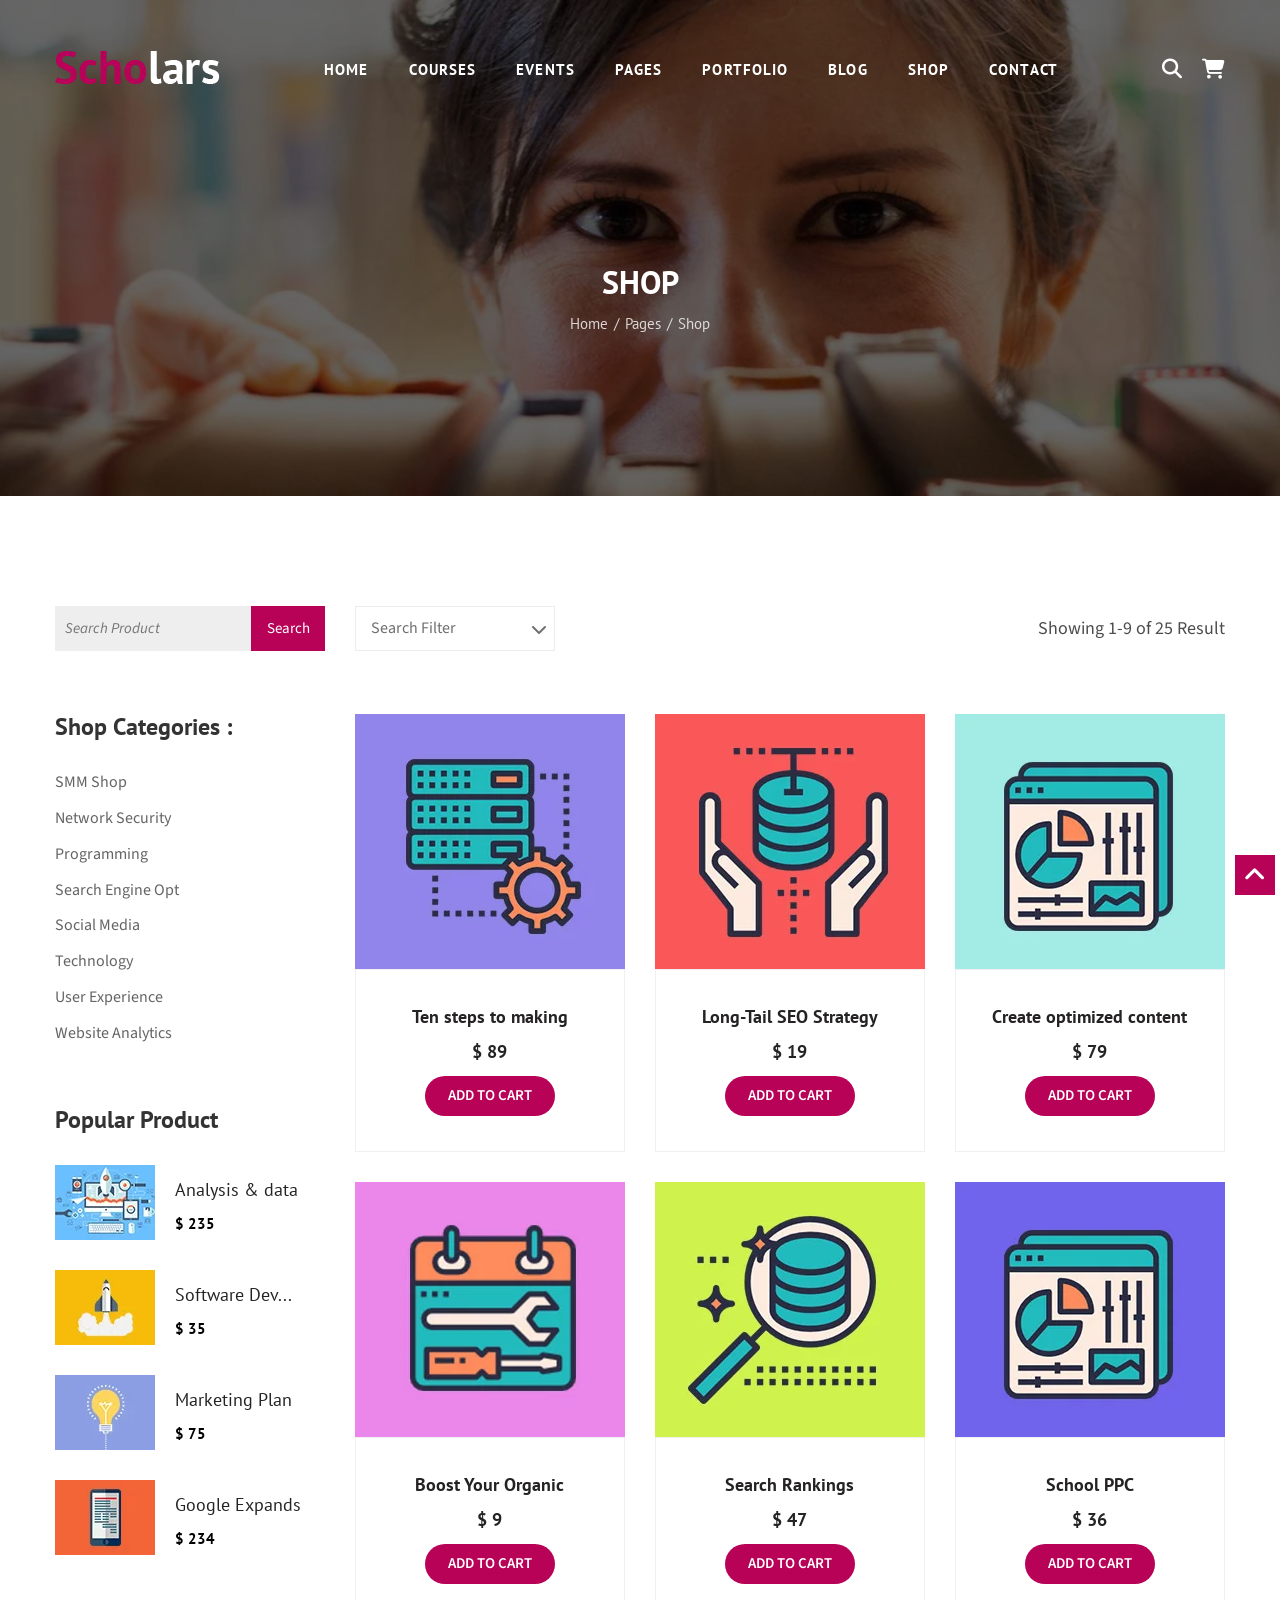
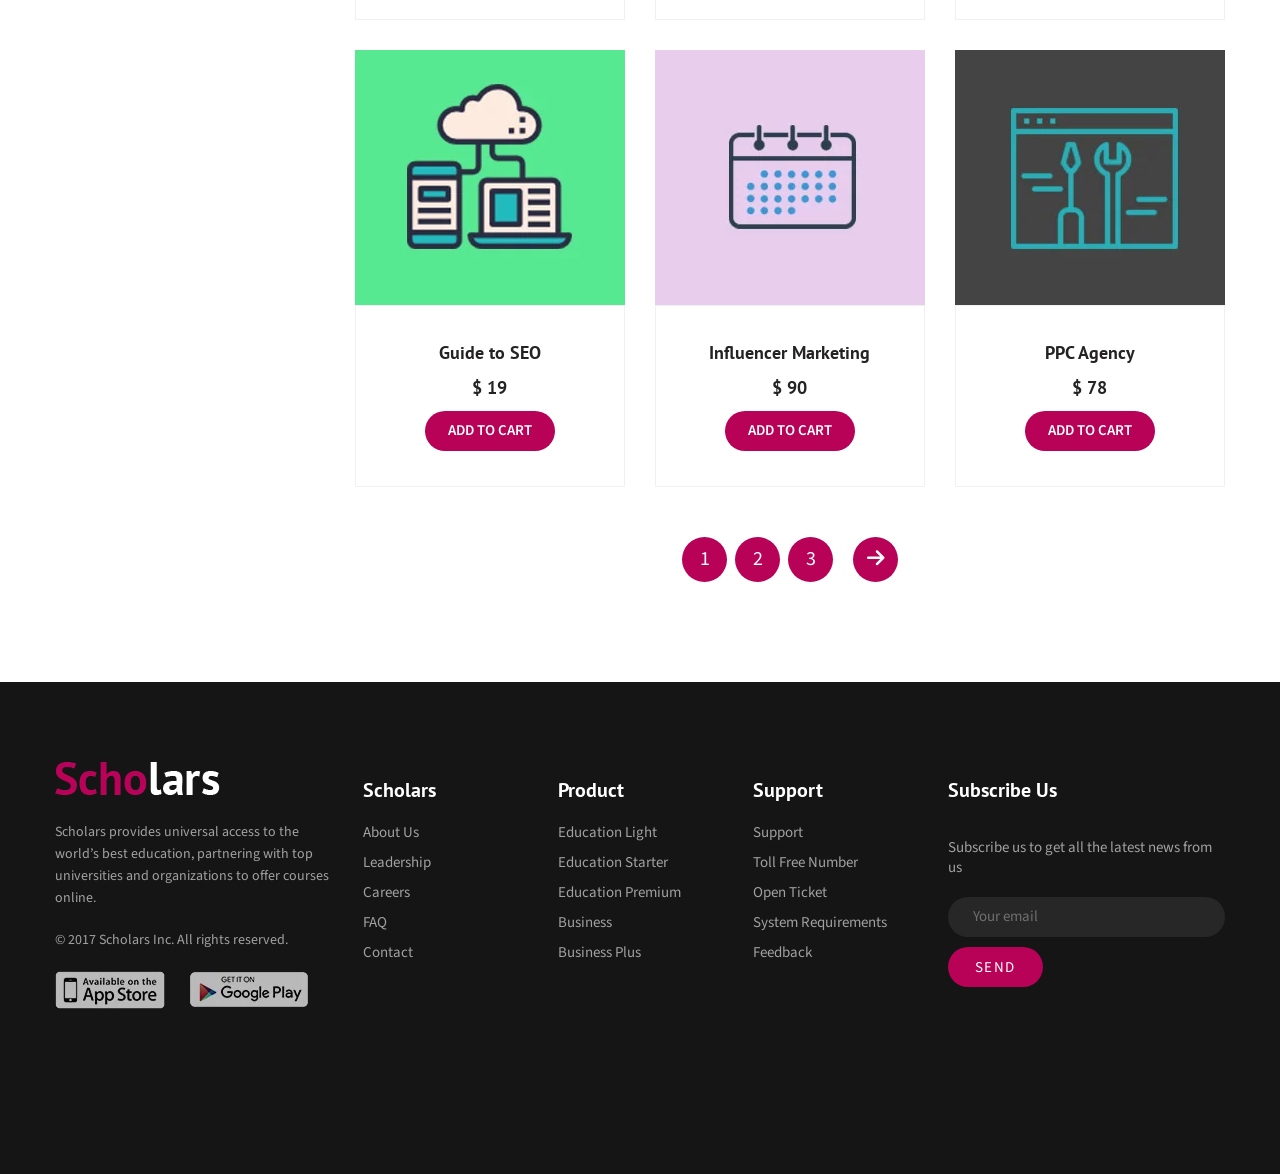
<file: shop.html>
<!doctype html>
<html lang="en">
    <head>
        <meta charset="UTF-8" />
        <meta name="viewport" content="width=device-width, initial-scale=1.0" />

        <!-- Fonts -->
        <link rel="preconnect" href="https://fonts.googleapis.com" />
        <link rel="preconnect" href="https://fonts.gstatic.com" crossorigin />
        <link
            href="https://fonts.googleapis.com/css2?family=PT+Sans:ital,wght@0,400;0,700;1,400;1,700&family=Source+Sans+3:ital,wght@0,200..900;1,200..900&display=swap"
            rel="stylesheet"
        />

        <!-- Icons -->
        <link
            rel="stylesheet"
            href="https://cdnjs.cloudflare.com/ajax/libs/font-awesome/6.7.2/css/all.min.css"
            integrity="sha512-Evv84Mr4kqVGRNSgIGL/F/aIDqQb7xQ2vcrdIwxfjThSH8CSR7PBEakCr51Ck+w+/U6swU2Im1vVX0SVk9ABhg=="
            crossorigin="anonymous"
            referrerpolicy="no-referrer"
        />

        <link rel="stylesheet" href="./css/reset.css" />
        <link rel="stylesheet" href="./css/styles.css" />

        <title>Scholars - Education, University & LMS HTML Template</title>
    </head>
    <body class="shop-page">
        <div class="wrapper">
            <!-- Start Header wrapper -->
            <div class="header-wrapper">
                <div class="inner">
                    <div class="container header-container">
                        <!-- Start Header -->
                        <div class="header">
                            <a href="">
                                <img
                                    src="./img/img-logo.webp"
                                    alt=""
                                    class="logo"
                                />
                            </a>

                            <!-- Start navigation -->
                            <ul class="nav">
                                <li>
                                    <a href="">Home</a>
                                    <ul class="submenu">
                                        <li><a href="">Home version one</a></li>
                                        <li><a href="">Home version Two</a></li>
                                        <li>
                                            <a href="">Home video background</a>
                                        </li>
                                    </ul>
                                </li>
                                <li>
                                    <a href="">COURSES</a>
                                    <ul class="submenu">
                                        <li><a href="">Course 2 Column</a></li>
                                        <li>
                                            <a href="./courses.html"
                                                >Course 3 Column</a
                                            >
                                        </li>
                                        <li><a href="">Course Details</a></li>
                                    </ul>
                                </li>
                                <li>
                                    <a href="">EVENTS</a>
                                    <ul class="submenu">
                                        <li><a href="">Event List</a></li>
                                        <li><a href="">Event Grid</a></li>
                                        <li><a href="">Event Single</a></li>
                                    </ul>
                                </li>
                                <li>
                                    <a href="">Pages</a>
                                    <ul class="submenu">
                                        <li><a href="">Our teachers</a></li>
                                        <li><a href="">teachers profile</a></li>
                                        <li><a href="">About Us</a></li>
                                        <li><a href="">Error page</a></li>
                                        <li><a href="">FAQ Page</a></li>
                                        <li><a href="">Login</a></li>
                                        <li><a href="">sign up</a></li>
                                    </ul>
                                </li>
                                <li>
                                    <a href="">PORTFOLIO</a>
                                    <ul class="submenu">
                                        <li>
                                            <a href="">portfolio 2 column</a>
                                        </li>
                                        <li>
                                            <a href="">portfolio 3 column</a>
                                        </li>
                                        <li>
                                            <a href="">portfolio 4 column</a>
                                        </li>
                                    </ul>
                                </li>
                                <li>
                                    <a href="">BLOG</a>
                                    <ul class="submenu">
                                        <li><a href="">Blog</a></li>
                                        <li><a href="">Blog details</a></li>
                                    </ul>
                                </li>
                                <li>
                                    <a href="">SHOP</a>
                                    <ul class="submenu">
                                        <li>
                                            <a href="./shop.html">Shop Page</a>
                                        </li>
                                        <li><a href="">Shop Details</a></li>
                                    </ul>
                                </li>
                                <li>
                                    <a href="">Contact</a>
                                </li>
                            </ul>
                            <!-- End navigation -->

                            <div class="action-wrapper">
                                <button class="action-btn">
                                    <i class="fa-solid fa-magnifying-glass"></i>
                                </button>
                                <button class="action-btn">
                                    <i class="fa-solid fa-cart-shopping"></i>
                                </button>
                            </div>
                        </div>
                        <!-- End Header -->

                        <div class="header-content">
                            <h1 class="heading">SHOP</h1>
                            <ul class="breadcrumb">
                                <li><a href="">Home</a></li>
                                <li><a href="">Pages</a></li>
                                <li><a href="">Shop</a></li>
                            </ul>
                        </div>
                    </div>
                </div>
            </div>
            <!-- End Header wrapper -->

            <!-- Start main -->
            <div class="main">
                <div class="container">
                    <div class="inner">
                        <!-- Start Sidebar -->
                        <div class="sidebar">
                            <!-- Search form -->
                            <div class="search-form">
                                <input
                                    type="text"
                                    placeholder="Search Product"
                                    class="search-input"
                                />
                                <button class="search-btn">Search</button>
                            </div>

                            <!-- Menu -->
                            <h2 class="menu-title">Shop Categories :</h2>
                            <ul class="menu-categories">
                                <li><a href="">SMM Shop</a></li>
                                <li><a href="">Network Security </a></li>
                                <li><a href="">Programming </a></li>
                                <li><a href="">Search Engine Opt</a></li>
                                <li><a href="">Social Media</a></li>
                                <li><a href="">Technology</a></li>
                                <li><a href="">User Experience </a></li>
                                <li><a href="">Website Analytics </a></li>
                            </ul>

                            <h2 class="menu-title">Popular Product</h2>
                            <ul class="popular-product">
                                <li>
                                    <img
                                        src="./img/img-popular-product-1.webp"
                                        alt=""
                                    />
                                    <div class="info">
                                        <a href="">Analysis & data</a>
                                        <span>$ 235</span>
                                    </div>
                                </li>
                                <li>
                                    <img
                                        src="./img/img-popular-product-2.webp"
                                        alt=""
                                    />
                                    <div class="info">
                                        <a href="">Software Dev...</a>
                                        <span>$ 35</span>
                                    </div>
                                </li>
                                <li>
                                    <img
                                        src="./img/img-popular-product-3.webp"
                                        alt=""
                                    />
                                    <div class="info">
                                        <a href="">Marketing Plan</a>
                                        <span>$ 75</span>
                                    </div>
                                </li>
                                <li>
                                    <img
                                        src="./img/img-popular-product-4.webp"
                                        alt=""
                                    />
                                    <div class="info">
                                        <a href="">Google Expands </a>
                                        <span>$ 234</span>
                                    </div>
                                </li>
                            </ul>
                        </div>
                        <!-- End Sidebar -->

                        <!-- Start Main product-->
                        <div class="main-product">
                            <div class="filter-group">
                                <div class="left">
                                    <button>
                                        <span>Search Filter</span>
                                        <i class="fa-solid fa-chevron-down"></i>
                                    </button>
                                    <ul class="sub-filter">
                                        <li class="filter-option active">
                                            Select Filter
                                        </li>
                                        <li class="filter-option">
                                            By Price
                                        </li>
                                        <li class="filter-option">
                                            By Category
                                        </li>
                                        <li class="filter-option">By Date</li>
                                    </ul>
                                </div>
                                <p class="right">Showing 1-9 of 25 Result</p>
                            </div>

                            <!-- Start product list -->
                            <div class="product-list">
                                <!-- Product item 1 -->
                                <div class="product-item">
                                    <a href="" class="thumb-wrapper">
                                        <img
                                            src="./img/img-product-1.webp"
                                            alt=""
                                            class="thumb"
                                        />
                                    </a>
                                    <div class="product-info">
                                        <h4>
                                            <a href="">Ten steps to making</a>
                                        </h4>
                                        <h4>$ 89</h4>
                                        <a href="" class="add-btn"
                                            >Add To Cart</a
                                        >
                                    </div>
                                </div>

                                <!-- Product item 2 -->
                                <div class="product-item">
                                    <a href="" class="thumb-wrapper">
                                        <img
                                            src="./img/img-product-2.webp"
                                            alt=""
                                            class="thumb"
                                        />
                                    </a>
                                    <div class="product-info">
                                        <h4>
                                            <a href=""
                                                >Long-Tail SEO Strategy
                                            </a>
                                        </h4>
                                        <h4>$ 19</h4>
                                        <a href="" class="add-btn"
                                            >Add To Cart</a
                                        >
                                    </div>
                                </div>

                                <!-- Product item 3 -->
                                <div class="product-item">
                                    <a href="" class="thumb-wrapper">
                                        <img
                                            src="./img/img-product-3.webp"
                                            alt=""
                                            class="thumb"
                                        />
                                    </a>
                                    <div class="product-info">
                                        <h4>
                                            <a href="">
                                                Create optimized content</a
                                            >
                                        </h4>
                                        <h4>$ 79</h4>
                                        <a href="" class="add-btn"
                                            >Add To Cart</a
                                        >
                                    </div>
                                </div>

                                <!-- Product item 4 -->
                                <div class="product-item">
                                    <a href="" class="thumb-wrapper">
                                        <img
                                            src="./img/img-product-4.webp"
                                            alt=""
                                            class="thumb"
                                        />
                                    </a>
                                    <div class="product-info">
                                        <h4>
                                            <a href="">Boost Your Organic</a>
                                        </h4>
                                        <h4>$ 9</h4>
                                        <a href="" class="add-btn"
                                            >Add To Cart</a
                                        >
                                    </div>
                                </div>

                                <!-- Product item 5 -->
                                <div class="product-item">
                                    <a href="" class="thumb-wrapper">
                                        <img
                                            src="./img/img-product-5.webp"
                                            alt=""
                                            class="thumb"
                                        />
                                    </a>
                                    <div class="product-info">
                                        <h4>
                                            <a href="">Search Rankings</a>
                                        </h4>
                                        <h4>$ 47</h4>
                                        <a href="" class="add-btn"
                                            >Add To Cart</a
                                        >
                                    </div>
                                </div>
                                <!-- Product item 6 -->
                                <div class="product-item">
                                    <a href="" class="thumb-wrapper">
                                        <img
                                            src="./img/img-product-6.webp"
                                            alt=""
                                            class="thumb"
                                        />
                                    </a>
                                    <div class="product-info">
                                        <h4>
                                            <a href=""> School PPC</a>
                                        </h4>
                                        <h4>$ 36</h4>
                                        <a href="" class="add-btn"
                                            >Add To Cart</a
                                        >
                                    </div>
                                </div>

                                <!-- Product item 7 -->
                                <div class="product-item">
                                    <a href="" class="thumb-wrapper">
                                        <img
                                            src="./img/img-product-7.webp"
                                            alt=""
                                            class="thumb"
                                        />
                                    </a>
                                    <div class="product-info">
                                        <h4>
                                            <a href="">Guide to SEO</a>
                                        </h4>
                                        <h4>$ 19</h4>
                                        <a href="" class="add-btn"
                                            >Add To Cart</a
                                        >
                                    </div>
                                </div>

                                <!-- Product item 8 -->
                                <div class="product-item">
                                    <a href="" class="thumb-wrapper">
                                        <img
                                            src="./img/img-product-8.webp"
                                            alt=""
                                            class="thumb"
                                        />
                                    </a>
                                    <div class="product-info">
                                        <h4>
                                            <a href="">Influencer Marketing</a>
                                        </h4>
                                        <h4>$ 90</h4>
                                        <a href="" class="add-btn"
                                            >Add To Cart</a
                                        >
                                    </div>
                                </div>

                                <!-- Product item 9 -->
                                <div class="product-item">
                                    <a href="" class="thumb-wrapper">
                                        <img
                                            src="./img/img-product-9.webp"
                                            alt=""
                                            class="thumb"
                                        />
                                    </a>
                                    <div class="product-info">
                                        <h4>
                                            <a href="">PPC Agency</a>
                                        </h4>
                                        <h4>$ 78</h4>
                                        <a href="" class="add-btn"
                                            >Add To Cart</a
                                        >
                                    </div>
                                </div>
                            </div>
                            <!-- End product list -->

                            <!-- Start Pagination -->
                            <div class="shop-pagination">
                                <ul class="pagination">
                                    <li><a href="">1</a></li>
                                    <li><a href="">2</a></li>
                                    <li><a href="">3</a></li>
                                    <li>
                                        <a href=""
                                            ><i
                                                class="fa-solid fa-arrow-right"
                                            ></i
                                        ></a>
                                    </li>
                                </ul>
                            </div>
                            <!-- End Pagination -->
                        </div>
                        <!-- End Main product-->
                    </div>
                </div>
            </div>
            <!-- End main -->

            <!-- Start footer -->
            <div class="footer-wrapper">
                <div class="container">
                    <div class="inner">
                        <!-- Start footer logo -->
                        <div class="footer-logo">
                            <a href="">
                                <img
                                    src="./img/img-logo.webp"
                                    alt=""
                                    class="logo"
                                />
                            </a>
                            <p>
                                Scholars provides universal access to the
                                world’s best education, partnering with top
                                universities and organizations to offer courses
                                online.
                            </p>
                            <p>© 2017 Scholars Inc. All rights reserved.</p>
                            <ul>
                                <li>
                                    <a href="">
                                        <img src="./img/img-IOS.webp" alt="" />
                                    </a>
                                </li>
                                <li>
                                    <a href="">
                                        <img
                                            src="./img/img-Android.webp"
                                            alt=""
                                        />
                                    </a>
                                </li>
                            </ul>
                        </div>
                        <!-- Start footer logo -->

                        <!-- Start footer list -->
                        <div class="footer-list">
                            <div class="list-item">
                                <h4 class="list-title">Scholars</h4>
                                <ul class="list">
                                    <li><a href="">About Us</a></li>
                                    <li><a href="">Leadership</a></li>
                                    <li><a href="">Careers</a></li>
                                    <li><a href="">FAQ</a></li>
                                    <li><a href="">Contact</a></li>
                                </ul>
                            </div>

                            <div class="list-item">
                                <h4 class="list-title">Product</h4>
                                <ul class="list">
                                    <li><a href="">Education Light</a></li>
                                    <li><a href="">Education Starter</a></li>
                                    <li><a href="">Education Premium</a></li>
                                    <li><a href="">Business</a></li>
                                    <li><a href="">Business Plus</a></li>
                                </ul>
                            </div>

                            <div class="list-item">
                                <h4 class="list-title">Support</h4>
                                <ul class="list">
                                    <li><a href="">Support</a></li>
                                    <li><a href="">Toll Free Number</a></li>
                                    <li><a href="">Open Ticket</a></li>
                                    <li><a href="">System Requirements</a></li>
                                    <li><a href="">Feedback</a></li>
                                </ul>
                            </div>
                        </div>

                        <!-- Start footer subscribe -->
                        <div class="footer-subs">
                            <h4 class="subs-title">Subscribe Us</h4>
                            <p>
                                Subscribe us to get all the latest news from us
                            </p>
                            <form action="" class="form-group">
                                <div class="email-input">
                                    <input
                                        type="text"
                                        placeholder=""
                                        class=""
                                    />
                                    <label for="">Your email</label>
                                </div>
                                <button class="send-btn">
                                    <span>SEND</span>
                                </button>
                            </form>
                        </div>
                        <!-- End footer list -->
                    </div>
                </div>
            </div>
            <!-- End footer -->

            <!-- Go top icon -->
             <div class="go-top">
                <i class="fa-solid fa-angle-up"></i>
             </div>
        </div>
    </body>
</html>
</file>
<file: css/styles.css>
:root {
    --heading: "PT Sans", sans-serif;
    --black: #000;
    --white: #fff;
    --primary: #b80257;
    --secondary: #783df0;
    --transition: all 0.3s ease-in-out;
}

* {
    box-sizing: border-box;
}

html {
    font-size: 62.5%;
}
body {
    font-size: 1.5rem;
    line-height: 1.3;
    font-family: "Source Sans 3", sans-serif;
}

h1,
h2,
h3,
h4,
h5,
h6 {
    font-family: var(--heading);
    font-weight: 700;
}

a {
    color: inherit;
}

button {
    padding: 0;
    border: none;
    background-color: transparent;
    cursor: pointer;
}

button,
textarea,
input,
select {
    font-family: inherit;
    color: inherit;
    font-size: inherit;
}

.container {
    margin-left: auto;
    margin-right: auto;
    max-width: 1170px;
    width: 100%;
}
/* Header wrapper */
.courses-page .header-wrapper {
    display: flex;
    width: 100%;
    min-height: 496px;
    background: url(../img/bg-banner-2.webp) no-repeat center;
    background-size: cover;
}
.shop-page .header-wrapper {
    display: flex;
    width: 100%;
    min-height: 496px;
    background: url(../img/bg-banner-10.webp) no-repeat center;
    background-size: cover;
}

.header-wrapper .inner {
    display: flex;
    background: #00000099;
    width: 100%;
}

/* Header */
.header-container {
    display: flex;
    flex-direction: column;
}

.header {
    display: flex;
    align-items: center;
    justify-content: space-between;
    padding: 40px 0 0;
}

.header .nav {
    display: flex;
}

.header .nav > li {
    position: relative;
}

.header .nav li:hover .submenu {
    opacity: 1;
    transform: scale(1);
}

.header .nav > li > a {
    display: inline-block;
    font-weight: 700;
    color: var(--white);
    letter-spacing: 1.1px;
    text-decoration: none;
    text-transform: uppercase;
    font-family: var(--heading);
    padding: 20px;
}

.header .nav .submenu {
    position: absolute;
    top: 100%;
    left: 0;
    background: var(--white);
    min-width: 220px;

    opacity: 0;
    transform: scale(1, 0);
    transform-origin: 100% 2%;
    transition: var(--transition);
}

.header .nav .submenu a {
    display: flex;
    align-items: center;
    padding: 0 25px;
    height: 45px;

    color: #00000099;
    font-size: 1.6rem;
    text-transform: capitalize;
    text-decoration: none;
    transition: var(--transition);
}

.header .nav .submenu a:hover {
    color: var(--white);
    background: var(--primary);
    padding-left: 29px;
}

.header .action-wrapper {
    display: flex;
    gap: 20px;
}

.header .action-btn {
    color: var(--white);
    font-size: 2rem;
}

.header-content {
    display: flex;
    gap: 10px;
    flex-direction: column;
    align-items: center;
    justify-content: center;
    flex: 1;
    color: var(--white);
}

h1.heading {
    font-size: 3.2rem;
}

.breadcrumb {
    display: flex;
    font-family: var(--heading);
    color: #fffc;
}

.breadcrumb li + li::before {
    content: "/";
    padding: 0 6px;
}

.breadcrumb a {
    text-decoration: none;
}

/* Main Courses page*/
.courses-page .main {
    margin-top: 110px;
}

.courses-page .main .inner {
    display: flex;
    gap: 30px;
}

/* Sidebar Courses page*/
.courses-page .sidebar {
    width: 270px;
}

.courses-page .search-form {
    display: flex;
    align-items: center;
    height: 43px;
    border: 1px solid #00000017;
    border-radius: 20px;
    overflow: hidden;
}

.courses-page .search-form .search-input {
    flex: 1;
    padding-left: 20px;
    border: none;
    outline: none;
}

.courses-page .search-form .search-btn {
    align-self: stretch;
    padding: 0 20px;
    color: #00000080;
}

.courses-page .search-form .search-input:not(:placeholder-shown) + .search-btn {
    color: var(--black);
}

.courses-page .main .menu-title {
    color: #000000cc;
    font-size: 1.6rem;
    margin-top: 30px;
}

.courses-page .main .menu {
    margin-top: 20px;
    border: 1px solid #0000000d;
}

.courses-page .main .menu li + li {
    border-top: 1px solid #0000000d;
}

.courses-page .main .menu a {
    display: flex;
    align-items: center;
    height: 40px;
    padding: 0 25px;
    color: #000000b3;
    text-decoration: none;

    translate: 0;
    transition: var(--transition);
}

.courses-page .main .menu li:hover a {
    translate: 10px;
    color: var(--secondary);
}

/* Main content Courses page */
.courses-page .main-content {
    flex: 1;
}

.courses-page .topics ul {
    display: flex;
    gap: 18px;
    justify-content: center;
}

.courses-page .topics a {
    display: inline-block;
    line-height: 30px;
    padding: 0 14px;
    text-decoration: none;
    border-radius: 15px;
    transition: var(--transition);
}

.courses-page .topics li:hover a {
    color: var(--white);
    background: var(--secondary);
}

.courses-page .topics .active {
    border-radius: 15px;
    background: var(--secondary);
    color: var(--white);
}

.courses-page .topics a:hover {
    border-radius: 15px;
    background: var(--secondary);
    color: var(--white);
}

/* Courses list */
.courses-page .courses-list {
    --columns: 3;
    --spacing: 30px;
    display: flex;
    flex-wrap: wrap;
    row-gap: var(--spacing);
    margin-top: 60px;
    margin-left: calc(-1 * var(--spacing));
}

.courses-page .courses-item {
    display: flex;
    flex-direction: column;
    width: calc(100% / var(--columns) - var(--spacing));
    min-height: 100px;
    margin-left: var(--spacing);
    border: 1px solid #0000000d;
}

.courses-page .thumb-wrapper {
    position: relative;

    display: block;
    aspect-ratio: 1 / 0.8;
    overflow: hidden;
    background-image: -webkit-linear-gradient(
        90deg,
        rgb(40, 172, 225) 12%,
        rgb(81, 204, 231) 50%,
        rgb(122, 235, 236) 91%
    );
}

.courses-page .thumb {
    display: block;
    width: 100%;
    height: 100%;
    object-fit: cover;
    transform: scale(1);
    transition: all 0.6s ease-in-out;
}

.courses-page .courses-item:hover .thumb {
    transform: scale(1.1);
    opacity: 0.8;
}

.courses-page .courses-item:nth-last-of-type(3n - 1) .thumb-wrapper::before {
    content: "\e0b7";
    font-family: "Font Awesome 6 Free";
    font-weight: 600;
    position: absolute;
    box-sizing: border-box;
    top: -52px;
    right: -74px;
    z-index: 10;
    width: 140px;
    height: 100px;

    background: var(--primary);
    font-size: 2.4rem;
    color: var(--white);
    padding: 64px 0 0 53px;
    transform: rotate(35deg);
}

.courses-page .info {
    display: flex;
    flex-direction: column;
    padding: 15px 20px;
    flex: 1;
}

.courses-page h3.title a {
    display: -webkit-box;
    -webkit-line-clamp: 2;
    -webkit-box-orient: vertical;
    font-size: 1.8rem;
    text-decoration: none;
    color: #464646;

    transition: var(--transition);
}

.courses-page .courses-item:hover h3.title a {
    color: var(--primary);
}

.courses-page .desc {
    display: -webkit-box;
    -webkit-line-clamp: 3;
    -webkit-box-orient: vertical;
    margin: 20px 0;
}

.courses-page .bottom {
    display: flex;
    align-items: center;
    gap: 15px;
    color: #00000099;
    margin-top: auto;
}

.courses-page .bottom div {
    display: flex;
    align-items: center;
    gap: 10px;
}

.courses-page .bottom .avatar {
    height: 40px;
    width: 40px;
    object-fit: cover;
    border-radius: 50%;
}

.courses-page .courses-btn {
    position: relative;
}

.courses-page .courses-btn a {
    height: 32px;
    min-width: 66px;
    padding: 0 8px;
    color: var(--white);
    background-color: var(--primary);
    font-weight: 700;
    border-radius: 30px;
    text-decoration: none;
    line-height: 32px;
    text-align: center;
    margin-left: auto;

    translate: 0;
    transition: var(--transition);
}

.courses-page .courses-btn a::before {
    content: "";
    position: absolute;
    background: radial-gradient(
        ellipse at center,
        rgba(0, 0, 0, 0.35) 0%,
        rgba(0, 0, 0, 0) 80%
    );
    box-shadow: 0 0 1px rgba(0, 0, 0, 0);
    opacity: 0;

    top: 100%;
    left: 5%;
    height: 10px;
    width: 90%;

    transition: var(--transition);
}

.courses-page .courses-btn:hover a::before {
    opacity: 1;
    translate: 0 5px;
}

.courses-page .courses-btn a:hover {
    translate: 0 -5px;
}

.courses-page .courses-btn a.active {
    font-weight: normal;
    background-color: var(--secondary);
}

/* Courses pagination */
.courses-page .courses-pagination {
    margin-top: 75px;
}

.courses-page .pagination {
    display: flex;
}

.courses-page .pagination a {
    display: inline-block;
    min-width: 29px;
    height: 29px;
    color: #0000004d;
    padding: 2px;
    border: 1px solid #00000033;
    border-radius: 8px;
    margin-right: 10px;
    line-height: 27px;
    text-align: center;
    text-decoration: none;
    font-weight: 600;
    transition: var(--transition);
}

.courses-page .pagination a:hover {
    color: var(--secondary);
    border: 1px solid var(--secondary);
}

.courses-page .pagination .active {
    color: var(--secondary);
    border: 1px solid var(--secondary);
}

.courses-page .pagination li:last-of-type a {
    min-width: 58px;
    margin-inline: 10px;
    background-color: var(--secondary);
    color: var(--white);
    text-transform: uppercase;
    font-size: 1.4rem;
}

/* Footer */
.footer-wrapper {
    margin-top: 100px;
    background-color: #151515;
    color: #ffffff99;
}

.footer-wrapper h4 {
    color: var(--white);
    font-size: 2rem;
    margin: 15px 0;
}

.footer-wrapper .inner {
    display: flex;
    gap: 30px;
    padding: 80px 0 160px;
}

.footer-logo {
    display: flex;
    flex-direction: column;
    gap: 20px;
    flex: 1;
}

.footer-logo p {
    font-size: 1.4rem;
    line-height: 2.2rem;
}

.footer-logo ul {
    display: flex;
    align-items: center;
    gap: 25px;
}

.footer-list {
    display: flex;
    gap: 30px;
    flex: 2;
}

.footer-list a {
    display: inline-block;
    height: 30px;
    text-decoration: none;
    line-height: 30px;
}

.list-item {
    flex: 1;
}

.list-item .list a {
    transition: var(--transition);
}

.list-item .list li:hover a {
    color: var(--primary);
}

.footer-subs {
    display: flex;
    flex-direction: column;
    gap: 20px;
    flex: 1;
}

.footer-subs .email-input input {
    width: 100%;
    height: 40px;
    padding: 0 25px;
    background: #272727;
    border-radius: 20px;
    border: none;
    outline: none;
}

.footer-subs .email-input {
    position: relative;
}

.footer-subs .email-input label {
    position: absolute;
    top: 50%;
    translate: 0 -50%;
    left: 25px;
    opacity: 1;
    pointer-events: none;

    color: #ffffff55;
    transition: opacity 0.1s ease-in-out;
}

.footer-subs .email-input:focus-within label,
.footer-subs .email-input input:not(:placeholder-shown) + label {
    opacity: 0;
}

.footer-subs .send-btn {
    position: relative;

    display: block;
    min-width: 95px;
    height: 40px;
    background-color: var(--primary);
    color: var(--white);

    border-radius: 20px;
    margin: 10px 0;
    letter-spacing: 0.15rem;
    overflow: hidden;

    transition: color 0.3s ease-in-out;
}

.footer-subs .send-btn:hover {
    color: var(--primary);
}

.footer-subs .send-btn::before {
    content: " ";
    position: absolute;
    top: 0;
    left: 0;
    width: 100%;
    height: 100%;

    border-radius: 20px;
    background: var(--white);

    scale: 0;
    transition: all 0.3s ease-in-out;
    z-index: 1;
}

.footer-subs .send-btn:hover::before {
    scale: 1;
}

.footer-subs .send-btn span {
    position: relative;
    z-index: 2;
}


/* Main Shop page*/
.shop-page .main {
    margin-top: 110px;
}

.shop-page .main .inner {
    display: flex;
    gap: 30px;
}

/* Sidebar shop page*/
.shop-page .sidebar {
    width: 270px;
}

.shop-page .sidebar .search-form {
    display: flex;
    height: 45px;
    margin-bottom: 60px;
}

.shop-page .sidebar .search-input {
    flex: 1;
    background-color: #eeeeee;
    font-style: italic;
    padding: 0px 10px;
    border: none;
    outline: none;
}

.shop-page .sidebar .search-btn {
    width: 100px;
    color: var(--white);
    background-color: var(--primary);
}

.shop-page .sidebar h2.menu-title {
    color: #000000cc;
    font-size: 2.4rem;
    margin-bottom: 30px;
}

.shop-page .menu-categories {
    margin-bottom: 60px;
}

.shop-page .menu-categories li {
    margin-bottom: 15px;
}

.shop-page .menu-categories li:hover a {
    color: var(--primary);
}

.shop-page .menu-categories a {
    font-size: 1.6rem;
    color: #242222b3;
    text-decoration: none;
}

.shop-page .popular-product li {
    display: flex;
    gap: 20px;
    margin-bottom: 30px;
}

.shop-page .popular-product li:hover a {
    color: var(--primary);
}

.shop-page .popular-product img {
    width: 100px;
    height: 75px;
    object-fit: cover;
}

.shop-page .popular-product .info {
    flex: 1;
    font-family: var(--heading);
}

.shop-page .popular-product .info a {
    display: block;
    font-size: 1.8rem;
    color: #242222;
    text-decoration: none;
    margin: 13px 0;
}

.shop-page .popular-product .info span {
    display: block;
    font-weight: 700;
}

.shop-page .main-product {
    flex: 1;
}

.shop-page .filter-group {
    display: flex;
    justify-content: space-between;
    align-items: center;
    width: 100%;
    margin-bottom: 63px;
}
.shop-page .main-product .left {
    position: relative;
    min-width: 200px;
}

.shop-page .main-product .left button {
    display: flex;
    align-items: center;
    justify-content: space-between;
    font-size: 1.6rem;
    width: 100%;
    height: 45px;
    line-height: 45px;
    padding-left: 15px;
    border: 1px solid #ececec;
    color: #6f6f6f;
    overflow: hidden;
}

.shop-page .main-product .left i {
    width: 30px;
}

.shop-page .main-product .left .sub-filter {
    position: absolute;
    z-index: 2;
    opacity: 0;

    background: var(--white);
    color: #333;
    line-height: 40px;

    cursor: pointer;
    transition: all 0.2s ease-in-out;
}

.shop-page .main-product .left button:focus + .sub-filter {
    opacity: 1;
}

.shop-page .main-product .left li {
    font-size: 1.6rem;
    padding: 0 20px;
    min-width: 200px;

    transition: all 0.2s ease-in-out;
}

.shop-page .main-product .left li:hover {
    color: var(--white);
    background: var(--primary);
}

.shop-page .main-product .left li.active {
    color: var(--white);
    background: var(--primary);
}

.shop-page .main-product .right {
    font-size: 1.8rem;
    color: #000000b3;
}

.shop-page .product-list {
    --columns: 3;
    --spacing: 30px;
    display: flex;
    flex-wrap: wrap;
    row-gap: 30px;
    margin-left: calc(-1 * var(--spacing));
    margin-bottom: 50px;
}

.shop-page .product-item {
    min-height: 100px;
    width: calc(100% / var(--columns) - var(--spacing));
    margin-left: var(--spacing);
}

.shop-page .thumb-wrapper {
    display: block;
    aspect-ratio: 270/255;

    overflow: hidden;
}

.shop-page .thumb {
    display: block;
    width: 100%;
    height: 100%;
    object-fit: cover;

    scale: 1;
    transition: scale 0.6s ease-in-out;
}

.shop-page .product-item:hover .thumb {
    scale: 1.1;
}

.shop-page .product-info {
    padding: 35px 0;
    border: 1px solid #f0f0f3;
    text-align: center;
}

.shop-page .product-info h4 {
    font-size: 1.8rem;
    color: #242222;
}

.shop-page .product-info h4:nth-of-type(2) {
    margin: 12px 0;
}

.shop-page .product-info a {
    text-decoration: none;
}

.shop-page .product-info a.add-btn {
    position: relative;
    display: inline-block;
    line-height: 40px;
    min-width: 130px;
    color: var(--white);
    background-color: var(--primary);
    text-transform: uppercase;
    font-weight: 600;
    border-radius: 20px;

    transition: transform 0.3s ease-in-out;
}

.shop-page .product-info a.add-btn:hover {
    transform: translateY(-5px);
}

.shop-page .product-info a.add-btn::before {
    content: "";
    position: absolute;
    top: 100%;
    left: 5%;
    height: 10px;
    width: 90%;
    opacity: 0;

    background: radial-gradient(
        ellipse at center,
        rgba(0, 0, 0, 0.35) 0%,
        rgba(0, 0, 0, 0) 80%
    );
    box-shadow: 0 0 1px rgba(0, 0, 0, 0);
    transition: var(--transition);
}

.shop-page .product-info a.add-btn:hover::before {
    transform: translateY(5px);
    opacity: 1;
}

.shop-page .shop-pagination {
    text-align: center;
}

.shop-page .pagination {
    display: flex;
    justify-content: center;
}

.shop-page .pagination a {
    display: inline-block;
    min-width: 45px;
    height: 45px;
    line-height: 45px;
    border-radius: 50%;
    margin: 0 4px;
    text-decoration: none;
    font-size: 2rem;
    font-weight: 400;
    color: var(--white);
    background-color: var(--primary);
    transition: var(--transition);
}

.shop-page .pagination li:hover a {
    background: var(--secondary);
}

.shop-page .pagination li:last-of-type {
    margin-left: 12px;
}

/* Go top page btn */
.go-top {
    position: fixed;
    z-index: 100;
    right: 5px;
    bottom: 5px;

    display: flex;
    justify-content: center;
    align-items: center;
    width: 40px;
    height: 40px;
    background: var(--primary);
    color: var(--white);
    font-size: 2.5rem;
}


/* Outline courses page */
.all-course-title {
    font-size: 2rem;
    margin: 30px 0;
}

.all-course {
    max-height: 100vh;
    overflow-y: scroll;
    overflow-x: hidden;
}

.menu-course-title {
    position: sticky;
    top: 0;

    margin-top: 20px;
    background: var(--white);
    line-height: 30px;
    font-size: 1.8rem;
}

.menu-course-list {
    margin-top: 20px;
    border: 1px solid #0000000d;
}

.menu-course-list li {
    line-height: 40px;
    border-bottom: 1px solid #0000000d;
}
 
.menu-course-list a {
    display: flex;

    padding: 0 25px;
    text-decoration: none;
    transition: var(--transition);
}

.menu-course-list li:hover a {
    transform: translate(7px,0);
    color: var(--secondary)
}
</file>
